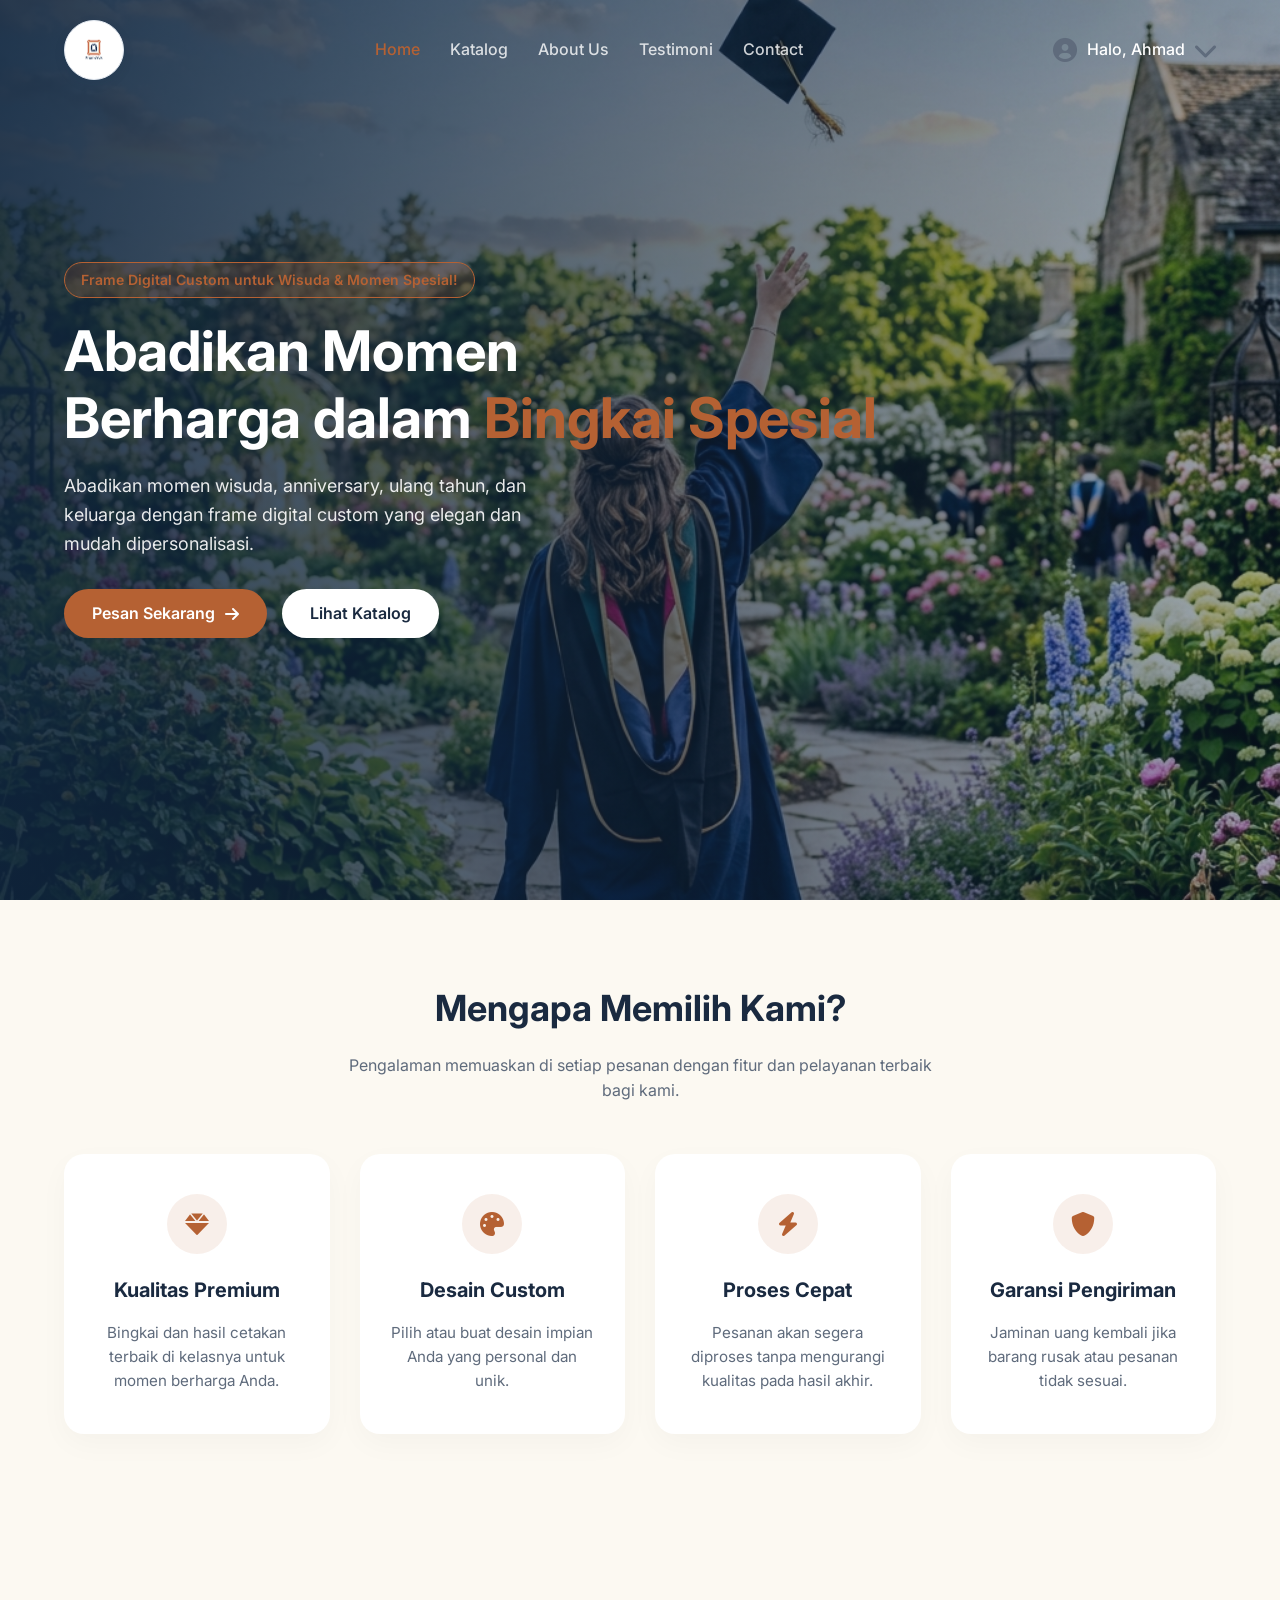
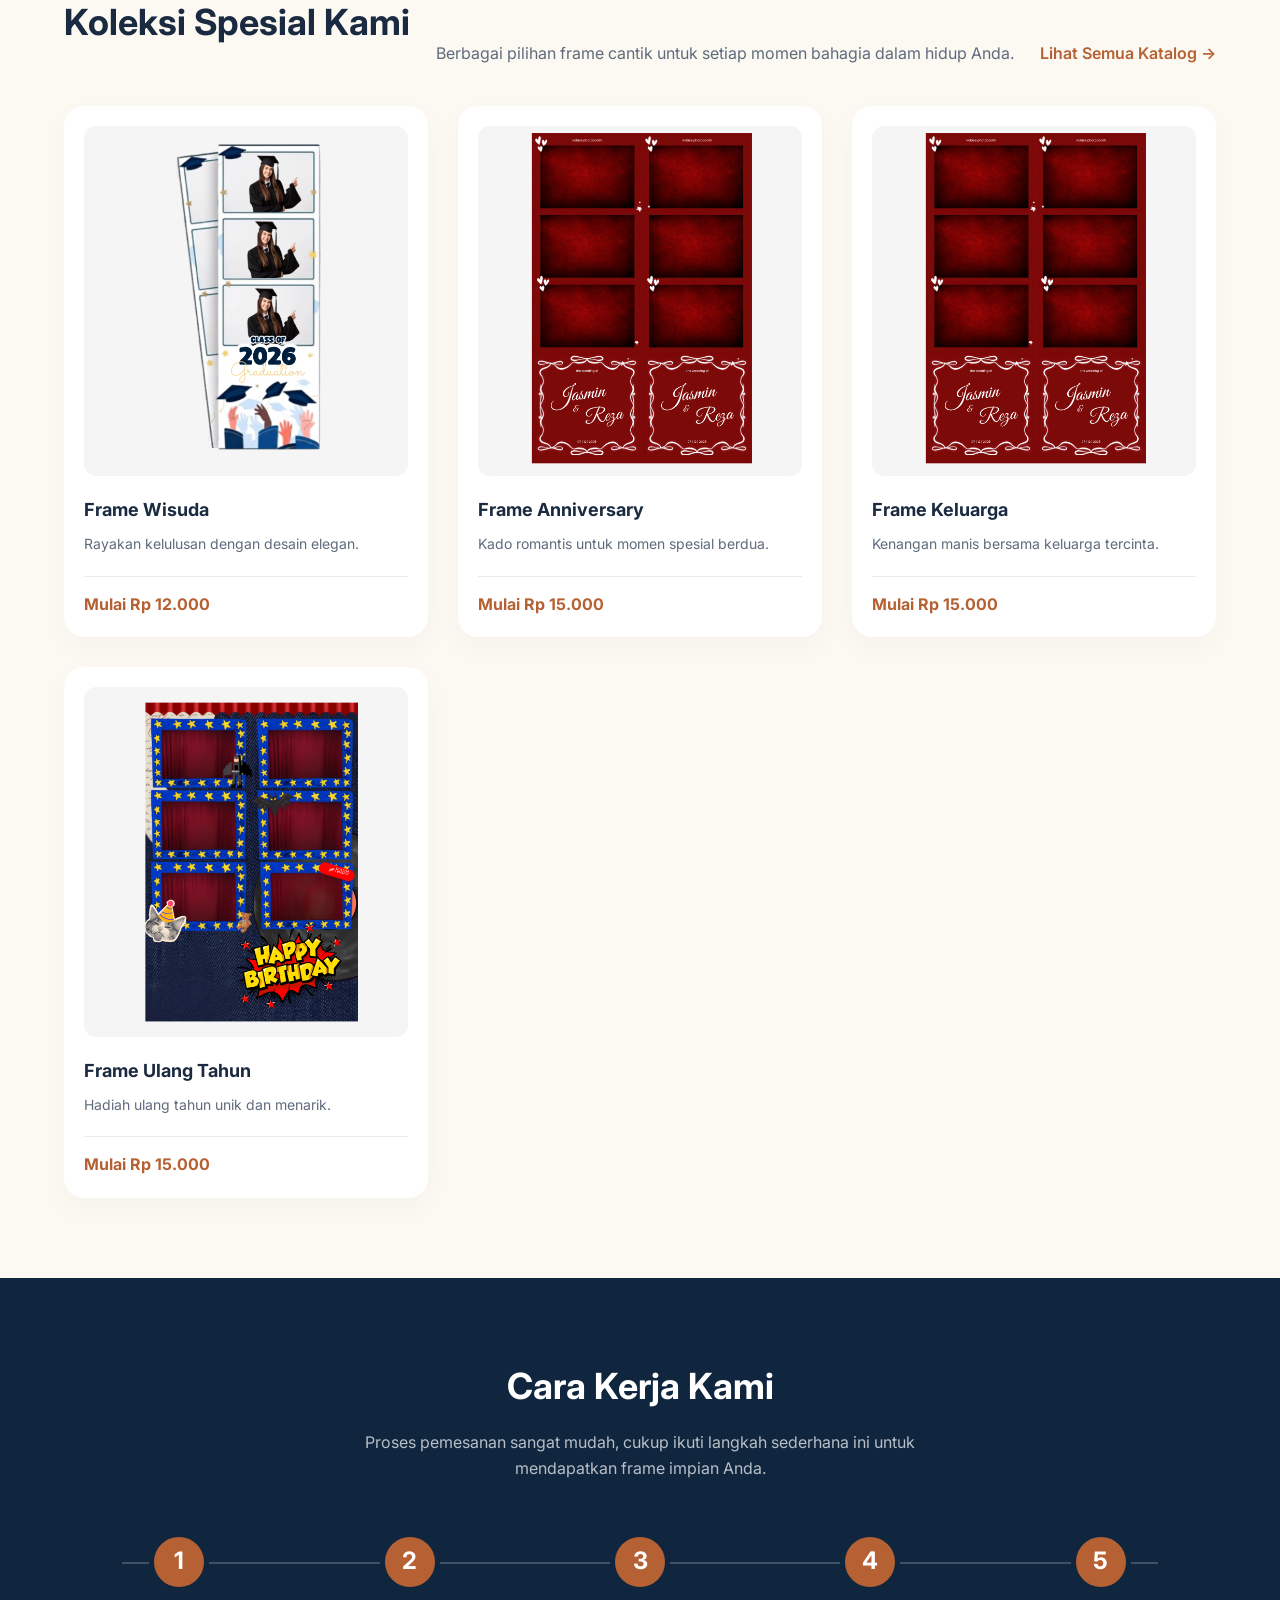
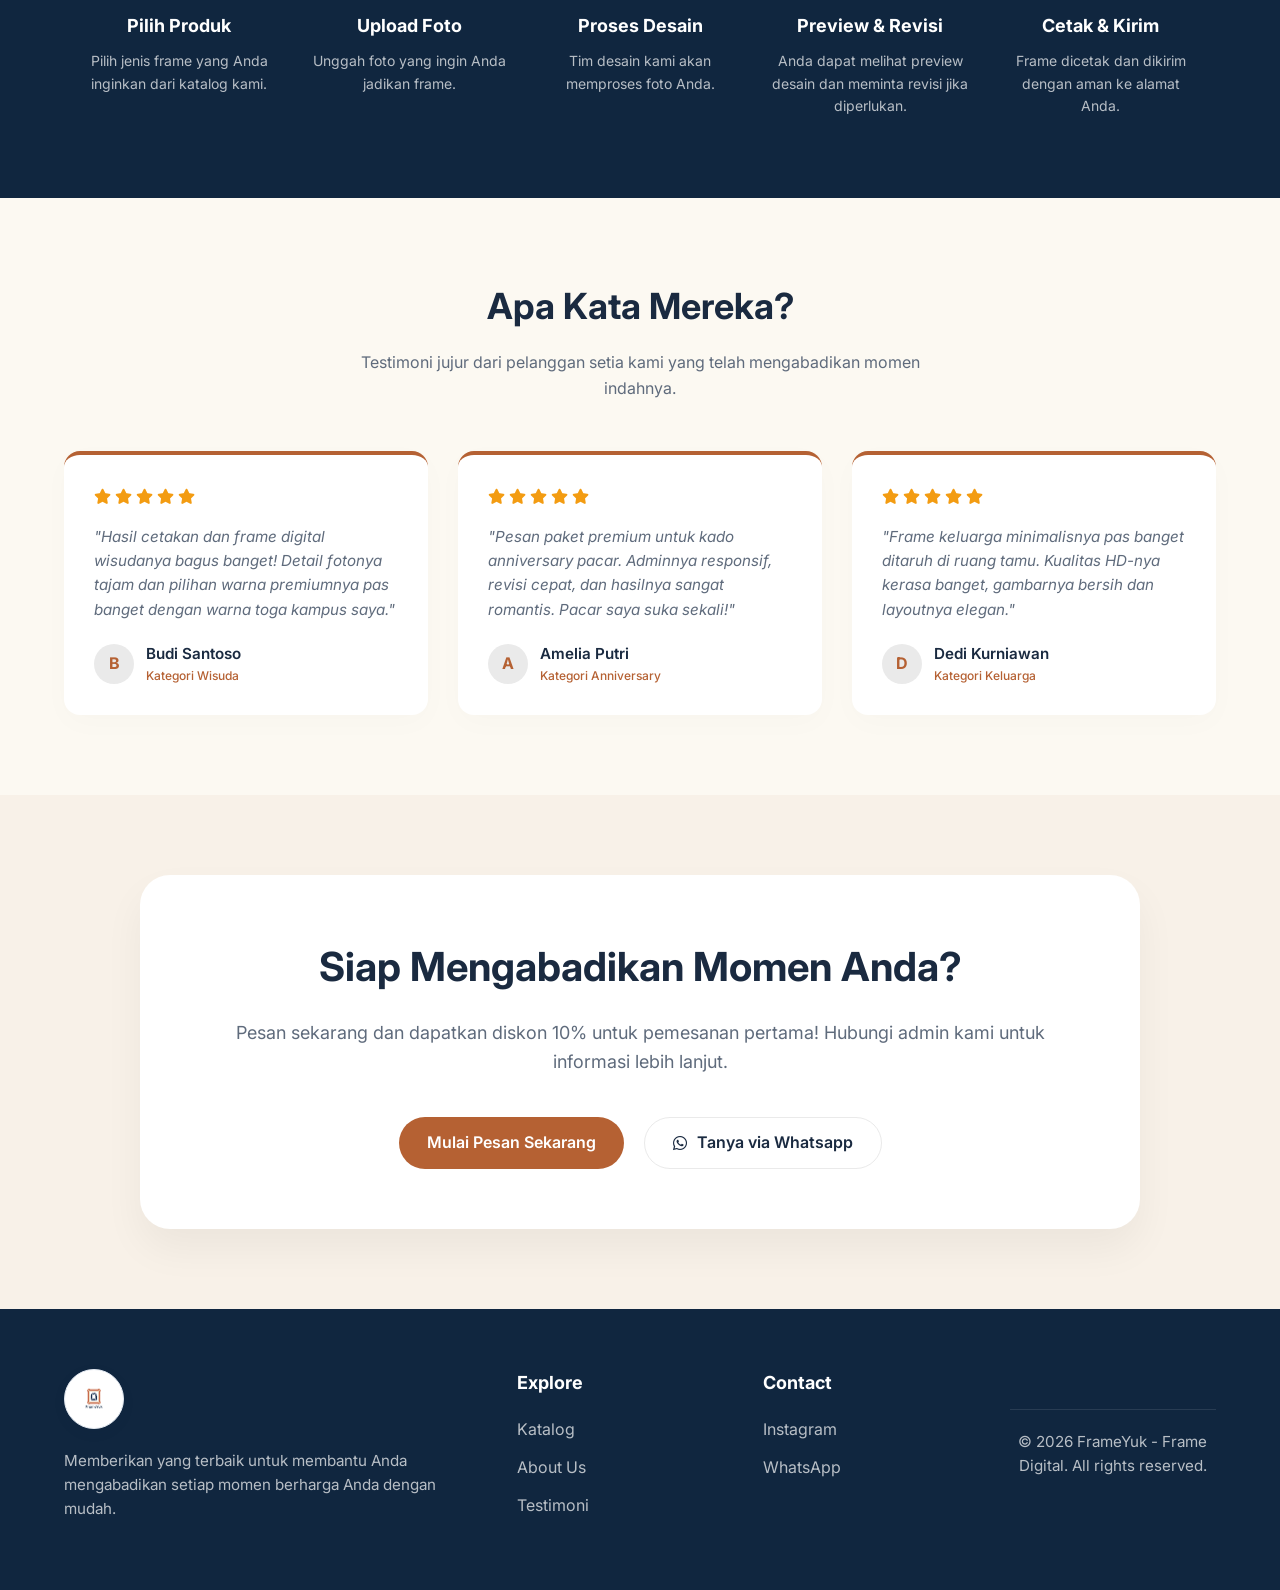
<file: index.html>
<!DOCTYPE html>
<html lang="id">
<head>
    <meta charset="UTF-8">
    <meta name="viewport" content="width=device-width, initial-scale=1.0">
    <title>FrameYuk - Abadikan Momen Berharga</title>
    <link rel="stylesheet" href="style.css">
    <link href="https://fonts.googleapis.com/css2?family=Inter:wght@300;400;500;600;700&display=swap" rel="stylesheet">
    <link rel="stylesheet" href="https://cdnjs.cloudflare.com/ajax/libs/font-awesome/6.0.0/css/all.min.css">
</head>
<body>

    <header>
        <nav class="navbar">
            <div class="logo">
                <img src="logo.png" alt="FrameYuk Logo" class="logo-img">
            </div>
            <ul class="nav-links">
                <li><a href="index.html" class="active">Home</a></li>
                <li><a href="katalog.html">Katalog</a></li>
                <li><a href="#about-us">About Us</a></li>
                <li><a href="#testimoni">Testimoni</a></li>
                <li><a href="#contact">Contact</a></li>
            </ul>
            <a href="login.html" class="btn-signin">Sign In</a>
        </nav>
    </header>

    <section class="hero">
        <div class="hero-overlay"></div>
        <div class="hero-content">
            <span class="badge">Frame Digital Custom untuk Wisuda & Momen Spesial!</span>
            <h1>Abadikan Momen <br>Berharga dalam <span>Bingkai Spesial</span></h1>
            <p>Abadikan momen wisuda, anniversary, ulang tahun, dan keluarga dengan frame digital custom yang elegan dan mudah dipersonalisasi.</p>
            <div class="hero-buttons">
                <a href="katalog.html" class="btn-primary">Pesan Sekarang <i class="fas fa-arrow-right"></i></a>
                <a href="katalog.html" class="btn-secondary">Lihat Katalog</a>
            </div>
        </div>
    </section>

    <section class="features">
        <div class="section-header">
            <h2>Mengapa Memilih Kami?</h2>
            <p>Pengalaman memuaskan di setiap pesanan dengan fitur dan pelayanan terbaik bagi kami.</p>
        </div>
        <div class="feature-grid">
            <div class="feature-card">
                <div class="icon"><i class="fas fa-gem"></i></div>
                <h3>Kualitas Premium</h3>
                <p>Bingkai dan hasil cetakan terbaik di kelasnya untuk momen berharga Anda.</p>
            </div>
            <div class="feature-card">
                <div class="icon"><i class="fas fa-palette"></i></div>
                <h3>Desain Custom</h3>
                <p>Pilih atau buat desain impian Anda yang personal dan unik.</p>
            </div>
            <div class="feature-card">
                <div class="icon"><i class="fas fa-bolt"></i></div>
                <h3>Proses Cepat</h3>
                <p>Pesanan akan segera diproses tanpa mengurangi kualitas pada hasil akhir.</p>
            </div>
            <div class="feature-card">
                <div class="icon"><i class="fas fa-shield-alt"></i></div>
                <h3>Garansi Pengiriman</h3>
                <p>Jaminan uang kembali jika barang rusak atau pesanan tidak sesuai.</p>
            </div>
        </div>
    </section>

    <section class="products">
        <div class="section-header">
            <h2>Koleksi Spesial Kami</h2>
            <p>Berbagai pilihan frame cantik untuk setiap momen bahagia dalam hidup Anda.</p>
            <a href="#" class="see-all">Lihat Semua Katalog →</a>
        </div>
        <div class="product-grid">
            <div class="product-card">
                <div class="image-wrapper">
                    <img src="frame_wisuda.png" alt="Frame Wisuda">
                </div>
                <h3>Frame Wisuda</h3>
                <p>Rayakan kelulusan dengan desain elegan.</p>
                <div class="card-footer">
                    <span class="price">Mulai Rp 45.000</span>
                </div>
            </div>
            <div class="product-card">
                <div class="image-wrapper">
                    <img src="frame_anniversary.png" alt="Frame Anniversary">
                </div>
                <h3>Frame Anniversary</h3>
                <p>Kado romantis untuk momen spesial berdua.</p>
                <div class="card-footer">
                    <span class="price">Mulai Rp 45.000</span>
                </div>
            </div>
            <div class="product-card">
                <div class="image-wrapper">
                    <img src="frame_anniversary.png" alt="Frame Keluarga">
                </div>
                <h3>Frame Keluarga</h3>
                <p>Kenangan manis bersama keluarga tercinta.</p>
                <div class="card-footer">
                    <span class="price">Mulai Rp 45.000</span>
                </div>
            </div>
            <div class="product-card">
                <div class="image-wrapper">
                    <img src="frame_birthday.png" alt="Frame Ulang Tahun">
                </div>
                <h3>Frame Ulang Tahun</h3>
                <p>Hadiah ulang tahun unik dan menarik.</p>
                <div class="card-footer">
                    <span class="price">Mulai Rp 45.000</span>
                </div>
            </div>
        </div>
    </section>

    <section class="how-it-works">
        <div class="section-header white">
            <h2>Cara Kerja Kami</h2>
            <p>Proses pemesanan sangat mudah, cukup ikuti langkah sederhana ini untuk mendapatkan frame impian Anda.</p>
        </div>
        <div class="steps-container">
            <div class="step">
                <div class="step-number">1</div>
                <h3>Pilih Produk</h3>
                <p>Pilih jenis frame yang Anda inginkan dari katalog kami.</p>
            </div>
            <div class="step">
                <div class="step-number">2</div>
                <h3>Upload Foto</h3>
                <p>Unggah foto yang ingin Anda jadikan frame.</p>
            </div>
            <div class="step">
                <div class="step-number">3</div>
                <h3>Proses Desain</h3>
                <p>Tim desain kami akan memproses foto Anda.</p>
            </div>
            <div class="step">
                <div class="step-number">4</div>
                <h3>Preview & Revisi</h3>
                <p>Anda dapat melihat preview desain dan meminta revisi jika diperlukan.</p>
            </div>
            <div class="step">
                <div class="step-number">5</div>
                <h3>Cetak & Kirim</h3>
                <p>Frame dicetak dan dikirim dengan aman ke alamat Anda.</p>
            </div>
        </div>
    </section>

    <!-- Testimonials Section -->
    <section id="testimoni-section" class="testimonials" style="padding: 80px 5%; background-color: var(--bg-color);">
        <div class="section-header">
            <h2>Apa Kata Mereka?</h2>
            <p>Testimoni jujur dari pelanggan setia kami yang telah mengabadikan momen indahnya.</p>
        </div>
        <div class="feature-grid" style="grid-template-columns: repeat(auto-fit, minmax(300px, 1fr)); max-width: 1200px; margin: 0 auto; gap: 30px;">
            <!-- Testimonial 1 -->
            <div class="testimoni-card">
                <div class="testimoni-stars">
                    <i class="fas fa-star"></i>
                    <i class="fas fa-star"></i>
                    <i class="fas fa-star"></i>
                    <i class="fas fa-star"></i>
                    <i class="fas fa-star"></i>
                </div>
                <p class="testimoni-quote">"Hasil cetakan dan frame digital wisudanya bagus banget! Detail fotonya tajam dan pilihan warna premiumnya pas banget dengan warna toga kampus saya."</p>
                <div class="testimoni-user">
                    <div class="testimoni-avatar">B</div>
                    <div>
                        <div class="testimoni-name">Budi Santoso</div>
                        <div class="testimoni-tag">Kategori Wisuda</div>
                    </div>
                </div>
            </div>
            
            <!-- Testimonial 2 -->
            <div class="testimoni-card">
                <div class="testimoni-stars">
                    <i class="fas fa-star"></i>
                    <i class="fas fa-star"></i>
                    <i class="fas fa-star"></i>
                    <i class="fas fa-star"></i>
                    <i class="fas fa-star"></i>
                </div>
                <p class="testimoni-quote">"Pesan paket premium untuk kado anniversary pacar. Adminnya responsif, revisi cepat, dan hasilnya sangat romantis. Pacar saya suka sekali!"</p>
                <div class="testimoni-user">
                    <div class="testimoni-avatar">A</div>
                    <div>
                        <div class="testimoni-name">Amelia Putri</div>
                        <div class="testimoni-tag">Kategori Anniversary</div>
                    </div>
                </div>
            </div>
            
            <!-- Testimonial 3 -->
            <div class="testimoni-card">
                <div class="testimoni-stars">
                    <i class="fas fa-star"></i>
                    <i class="fas fa-star"></i>
                    <i class="fas fa-star"></i>
                    <i class="fas fa-star"></i>
                    <i class="fas fa-star"></i>
                </div>
                <p class="testimoni-quote">"Frame keluarga minimalisnya pas banget ditaruh di ruang tamu. Kualitas HD-nya kerasa banget, gambarnya bersih dan layoutnya elegan."</p>
                <div class="testimoni-user">
                    <div class="testimoni-avatar">D</div>
                    <div>
                        <div class="testimoni-name">Dedi Kurniawan</div>
                        <div class="testimoni-tag">Kategori Keluarga</div>
                    </div>
                </div>
            </div>
        </div>
    </section>

    <section class="cta">
        <div class="cta-content">
            <h2>Siap Mengabadikan Momen Anda?</h2>
            <p>Pesan sekarang dan dapatkan diskon 10% untuk pemesanan pertama! Hubungi admin kami untuk informasi lebih lanjut.</p>
            <div class="cta-buttons">
                <a href="katalog.html" class="btn-primary">Mulai Pesan Sekarang</a>
                <a href="https://wa.link/y5v0hl" target="_blank" rel="noopener noreferrer" class="btn-outline-white"><i class="fab fa-whatsapp"></i> Tanya via Whatsapp</a>
            </div>
        </div>
    </section>

    <footer>
        <div class="footer-content">
            <div class="footer-col">
                <div class="logo">
                    <img src="logo.png" alt="FrameYuk Logo" class="logo-img">
                </div>
                <p>Memberikan yang terbaik untuk membantu Anda mengabadikan setiap momen berharga Anda dengan mudah.</p>
            </div>
            <div class="footer-col">
                <h3>Explore</h3>
                <ul>
                    <li><a href="#">Katalog</a></li>
                    <li><a href="#">About Us</a></li>
                    <li><a href="#">Testimoni</a></li>
                </ul>
            </div>
            <div class="footer-col">
                <h3>Contact</h3>
                <ul>
                    <li><a href="https://www.instagram.com/frameyuk?igsh=cjBxbWlwam8zbjgx" target="_blank" rel="noopener noreferrer">Instagram</a></li>
                    <li><a href="https://wa.link/y5v0hl" target="_blank" rel="noopener noreferrer">WhatsApp</a></li>
                </ul>
            </div>
            <div class="footer-col">
                <p class="copyright">&copy; 2026 FrameYuk - Frame Digital. All rights reserved.</p>
            </div>
        </div>
    </footer>

<script src="script.js"></script>
</body>
</html>
</file>
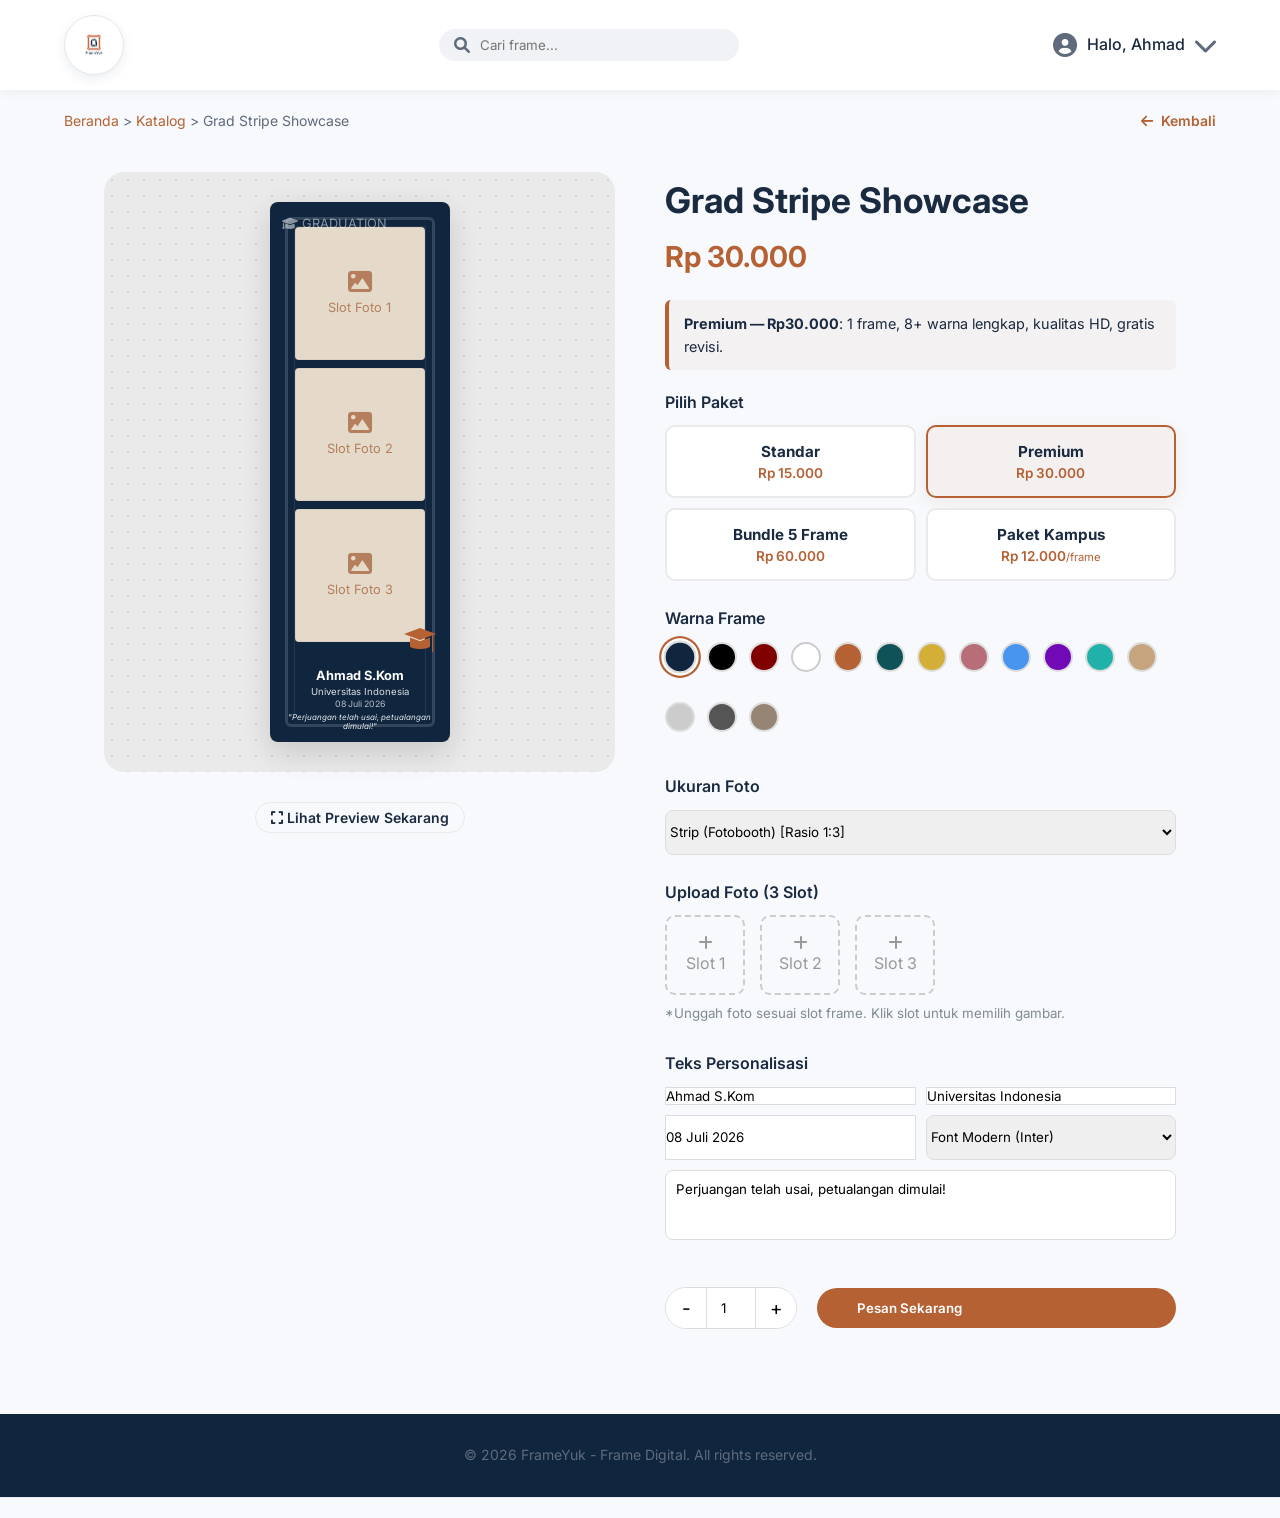
<file: detail.html>
<!DOCTYPE html>
<html lang="id">
<head>
    <meta charset="UTF-8">
    <meta name="viewport" content="width=device-width, initial-scale=1.0">
    <title>Detail Produk - FrameYuk</title>
    <link rel="stylesheet" href="style.css">
    <link href="https://fonts.googleapis.com/css2?family=Inter:wght@300;400;500;600;700&display=swap" rel="stylesheet">
    <link rel="stylesheet" href="https://cdnjs.cloudflare.com/ajax/libs/font-awesome/6.0.0/css/all.min.css">
</head>
<body class="bg-light">

    <!-- Top Navigation Bar -->
    <header class="navbar-top">
        <div class="nav-container">
            <a href="index.html" class="logo">
                <img src="logo.png" alt="FrameYuk Logo" class="logo-img">
            </a>
            <div class="search-bar">
                <i class="fas fa-search"></i>
                <input type="text" placeholder="Cari frame...">
            </div>
            <div class="user-profile">
                <div class="user-info">
                    <i class="fas fa-user-circle"></i>
                    <span>Halo, User</span>
                    <i class="fas fa-chevron-down"></i>
                </div>
                <div class="user-dropdown">
                    <ul>
                        <li><a href="profil.html"><i class="fas fa-user"></i> Profil</a></li>
                        <li><a href="pesanan.html"><i class="fas fa-shopping-bag"></i> Pesanan Saya</a></li>
                        <li><a href="#"><i class="fas fa-cog"></i> Pengaturan</a></li>
                        <li><a href="index.html" class="text-danger"><i class="fas fa-sign-out-alt"></i> Keluar</a></li>
                    </ul>
                </div>
            </div>
        </div>
    </header>

    <!-- Breadcrumb & Back -->
    <div class="breadcrumb">
        <div class="container" style="display:flex; justify-content:space-between; align-items:center; max-width: 1200px; margin: 0 auto;">
            <div>
                <a href="index.html">Beranda</a> &gt; <a href="katalog.html">Katalog</a> &gt; <span>Frame Detail</span>
            </div>
            <a href="katalog.html" style="color: var(--primary-color); text-decoration: none; font-weight: 600; display: inline-flex; align-items: center; gap: 8px;">
                <i class="fas fa-arrow-left"></i> Kembali
            </a>
        </div>
    </div>

    <!-- Product Detail Content -->
    <main class="container detail-container">
        <div class="detail-layout">
            <!-- Left: Image Gallery -->
            <div class="detail-gallery">
                <div class="main-image">
                    <img src="frame_wisuda.png" id="main-product-img" alt="Frame Wisuda 3 Slot" onerror="this.src='frame_wisuda.png';">
                </div>
                <div class="image-thumbnails">
                    <div class="thumbnail active"><img src="frame_wisuda.png" alt="Thumb"></div>
                    <div class="thumbnail"><img src="frame_wisuda.png" alt="Thumb"></div>
                </div>
                <div class="product-description-box">
                    <h4>Deskripsi Produk</h4>
                    <p>Frame elegan untuk momen wisuda Anda. Terdapat 3 slot foto yang bisa diisi. Bahan berkualitas tinggi dengan desain yang tak lekang oleh waktu.</p>
                </div>
            </div>

            <!-- Right: Product Info & Form -->
            <div class="detail-info">
                <h1 class="product-title">Frame Wisuda 3 Slot</h1>
                <div class="product-price">Rp 45.000</div>

                <div class="customization-form">
                    <div class="form-group">
                        <label>Warna Frame</label>
                        <div class="color-options">
                            <label class="color-radio">
                                <input type="radio" name="color" value="black">
                                <span class="color-swatch" style="background-color: #000;"></span>
                            </label>
                            <label class="color-radio">
                                <input type="radio" name="color" value="navy" checked>
                                <span class="color-swatch" style="background-color: #000080;"></span>
                            </label>
                            <label class="color-radio">
                                <input type="radio" name="color" value="maroon">
                                <span class="color-swatch" style="background-color: #800000;"></span>
                            </label>
                            <label class="color-radio">
                                <input type="radio" name="color" value="white">
                                <span class="color-swatch" style="background-color: #ffffff; border: 2px solid #ccc;"></span>
                            </label>
                        </div>
                    </div>

                    <div class="form-group">
                        <label>Upload Foto (3 Slot)</label>
                        <div class="upload-slots">
                            <div class="upload-box" id="slot1-box">
                                <i class="fas fa-plus"></i>
                                <span>Slot 1</span>
                                <input type="file" id="slot1-input" accept="image/*" style="display: none;">
                            </div>
                            <div class="upload-box" id="slot2-box">
                                <i class="fas fa-plus"></i>
                                <span>Slot 2</span>
                                <input type="file" id="slot2-input" accept="image/*" style="display: none;">
                            </div>
                            <div class="upload-box" id="slot3-box">
                                <i class="fas fa-plus"></i>
                                <span>Slot 3</span>
                                <input type="file" id="slot3-input" accept="image/*" style="display: none;">
                            </div>
                        </div>
                        <small class="text-muted">*Pastikan resolusi foto cukup besar agar hasil cetak maksimal.</small>
                    </div>

                    <div class="form-group action-group">
                        <div class="quantity-control">
                            <button type="button" class="qty-btn" id="qty-minus">-</button>
                            <input type="number" id="qty-number" value="1" min="1" class="qty-input">
                            <button type="button" class="qty-btn" id="qty-plus">+</button>
                        </div>
                        <a href="pesanan.html" id="btn-order" class="btn-primary btn-large">Pesan Sekarang</a>
                    </div>
                </div>
            </div>
        </div>
    </main>

    <!-- Simple Footer -->
    <footer class="footer-simple">
        <p>&copy; 2026 FrameYuk - Frame Digital. All rights reserved.</p>
    </footer>

    <script>
        document.addEventListener('DOMContentLoaded', function() {
            // Script for changing quantity
            const qtyInput = document.getElementById('qty-number');
            const btnMinus = document.getElementById('qty-minus');
            const btnPlus = document.getElementById('qty-plus');
            
            if (btnMinus && btnPlus && qtyInput) {
                btnMinus.addEventListener('click', () => {
                    let val = parseInt(qtyInput.value);
                    if (val > 1) qtyInput.value = val - 1;
                });
                
                btnPlus.addEventListener('click', () => {
                    let val = parseInt(qtyInput.value);
                    qtyInput.value = val + 1;
                });
            }

            // Script for changing image color via changing image source
            const colorRadios = document.querySelectorAll('input[name="color"]');
            const mainImage = document.getElementById('main-product-img');
            
            if (mainImage) {
                colorRadios.forEach(radio => {
                    radio.addEventListener('change', (e) => {
                        const color = e.target.value;
                        if (color === 'navy') {
                            mainImage.src = 'frame_wisuda.png';
                        } else {
                            mainImage.src = `frame_wisuda_${color}.png`;
                        }
                    });
                });
            }

            // Script for handling photo uploads in slots
            for (let i = 1; i <= 3; i++) {
                const box = document.getElementById(`slot${i}-box`);
                const input = document.getElementById(`slot${i}-input`);

                if (box && input) {
                    // Klik box untuk trigger input file
                    box.addEventListener('click', () => {
                        input.click();
                    });

                    // Ketika file dipilih, tampilkan preview-nya
                    input.addEventListener('change', function(e) {
                        const file = e.target.files[0];
                        if (file) {
                            const reader = new FileReader();
                            reader.onload = function(e) {
                                box.innerHTML = `<img src="${e.target.result}" style="width: 100%; height: 100%; object-fit: cover; border-radius: 8px;">`;
                                box.style.border = 'none'; // hilangkan garis putus-putus
                            }
                            reader.readAsDataURL(file);
                        }
                    });
                }
            }

            // Script for order placement
            const btnOrder = document.getElementById('btn-order');
            if (btnOrder && qtyInput) {
                btnOrder.addEventListener('click', (e) => {
                    // Read color
                    const activeColorRadio = document.querySelector('input[name="color"]:checked');
                    const colorMap = {
                        'navy': 'Navy',
                        'black': 'Hitam',
                        'maroon': 'Maroon',
                        'white': 'Putih'
                    };
                    const colorName = activeColorRadio ? (colorMap[activeColorRadio.value] || 'Navy') : 'Navy';
                    
                    // Read quantity
                    const qty = parseInt(qtyInput.value) || 1;
                    
                    // Calculate total
                    const pricePerItem = 45000;
                    const total = pricePerItem * qty;
                    
                    // Check if photos are uploaded
                    let photosCount = 0;
                    for (let i = 1; i <= 3; i++) {
                        const box = document.getElementById(`slot${i}-box`);
                        if (box && box.querySelector('img')) {
                            photosCount++;
                        }
                    }
                    
                    // Store order info in localStorage
                    localStorage.setItem('pending_order_active', 'true');
                    localStorage.setItem('pending_order_color', colorName);
                    localStorage.setItem('pending_order_qty', qty);
                    localStorage.setItem('pending_order_total', total);
                    localStorage.setItem('pending_order_photos_count', photosCount);
                    localStorage.setItem('order_FY00123_status', 'unpaid'); // reset status to unpaid
                });
            }
        });
    </script>
    <script src="script.js"></script>
</body>
</html>
</file>
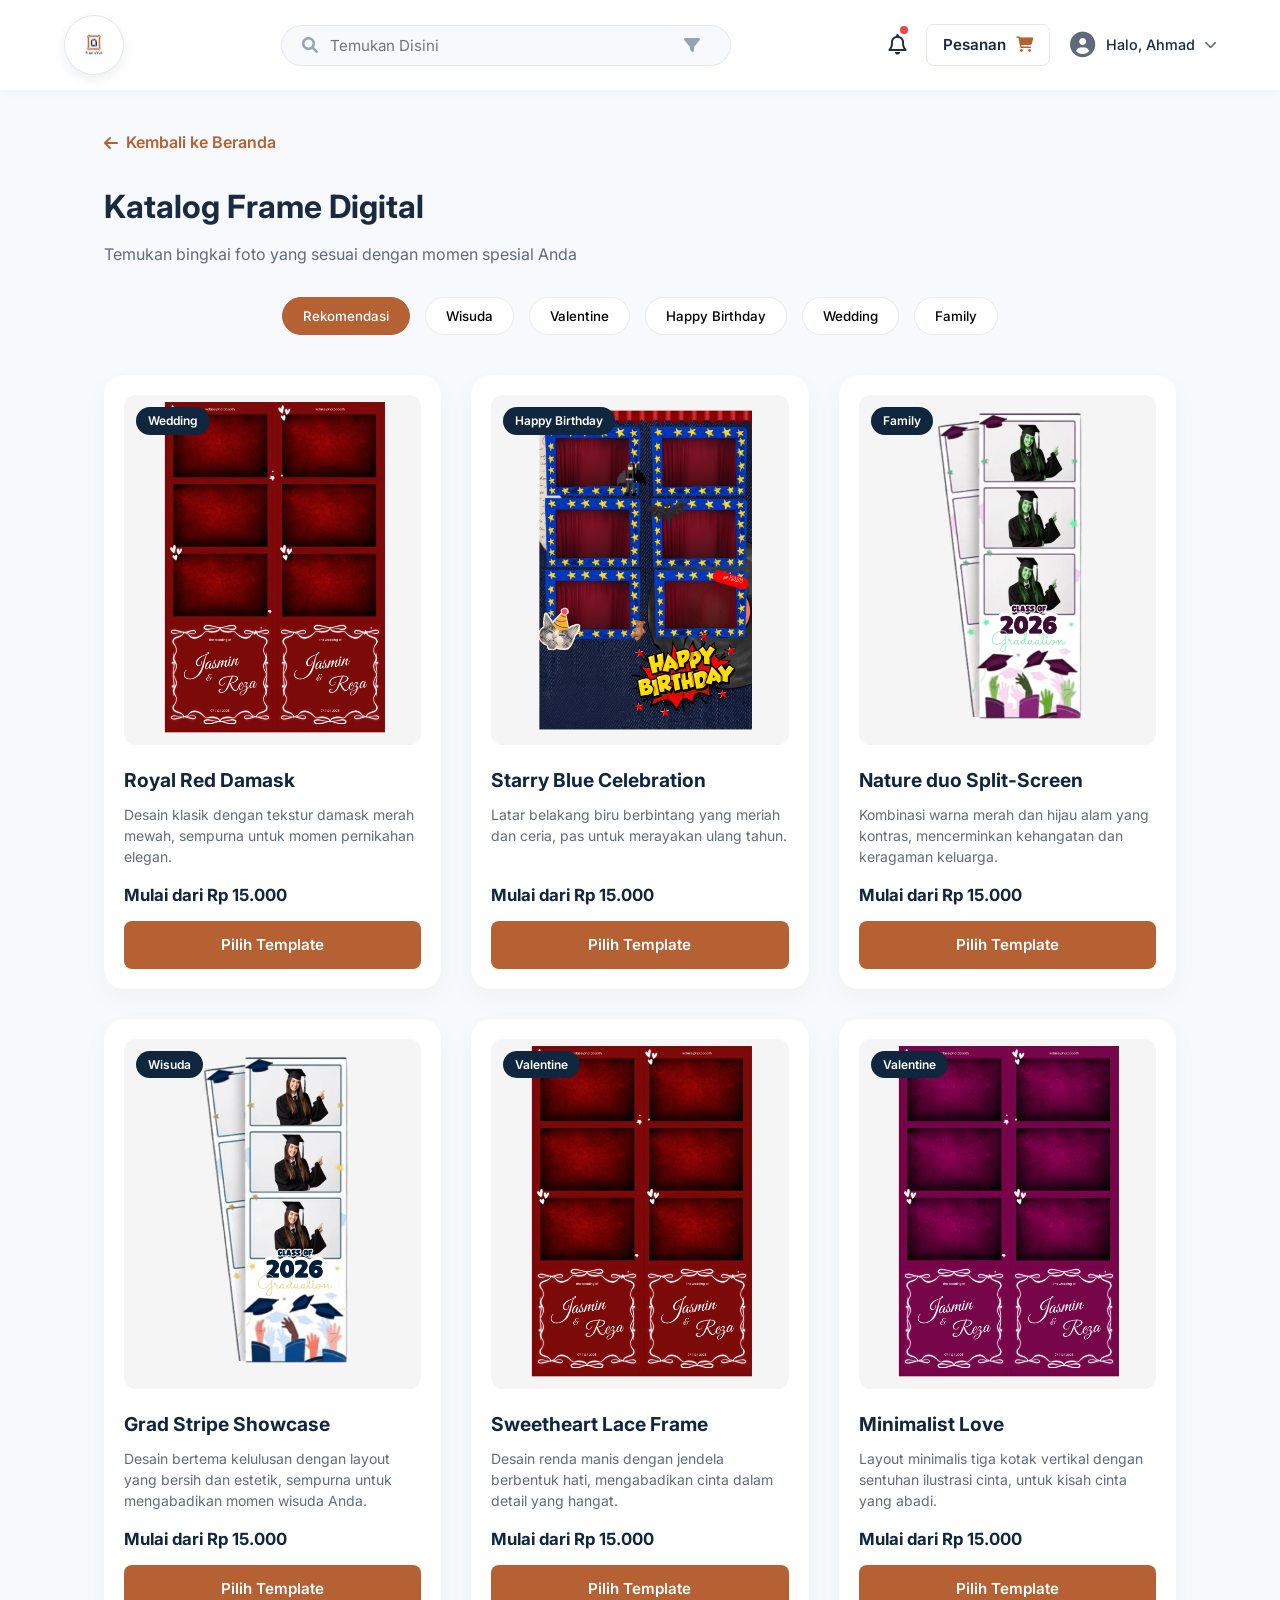
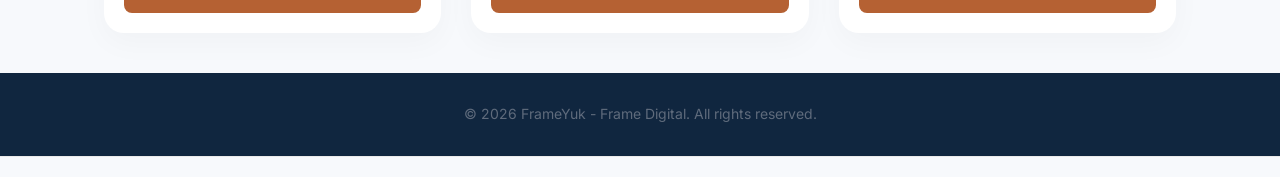
<file: katalog.html>
<!DOCTYPE html>
<html lang="id">
<head>
    <meta charset="UTF-8">
    <meta name="viewport" content="width=device-width, initial-scale=1.0">
    <title>Katalog - FrameYuk</title>
    <link rel="stylesheet" href="style.css">
    <link href="https://fonts.googleapis.com/css2?family=Inter:wght@300;400;500;600;700&display=swap" rel="stylesheet">
    <link rel="stylesheet" href="https://cdnjs.cloudflare.com/ajax/libs/font-awesome/6.0.0/css/all.min.css">
</head>
<body class="bg-light">

    <!-- Top Navigation Bar -->
    <header class="navbar-top" style="padding: 15px 5%; background: var(--white); box-shadow: 0 2px 10px rgba(0,0,0,0.03);">
        <div class="nav-container" style="max-width: 1200px; margin: 0 auto; display: flex; justify-content: space-between; align-items: center; width: 100%;">
            <!-- Logo -->
            <a href="index.html" class="logo">
                <img src="logo.png" alt="FrameYuk Logo" class="logo-img">
            </a>
            
            <!-- Search Bar -->
            <div class="search-bar" style="display: flex; align-items: center; background-color: #f7f9fc; padding: 10px 20px; border-radius: 50px; width: 450px; border: 1px solid #e2e8f0; position: relative;">
                <i class="fas fa-search" style="color: #94a3b8; margin-right: 12px; font-size: 1rem;"></i>
                <input type="text" placeholder="Temukan Disini" style="border: none; background: transparent; outline: none; width: 100%; font-size: 0.95rem; color: var(--text-dark);">
                <i class="fas fa-filter" style="color: #94a3b8; cursor: pointer; margin-left: 12px;"></i>
            </div>
            
            <!-- Right Actions (Bell, Cart/Pesanan, Profile) -->
            <div style="display: flex; align-items: center; gap: 20px;">
                <!-- Bell Icon -->
                <a href="notifikasi.html" style="position: relative; color: var(--text-dark); font-size: 1.3rem;">
                    <i class="far fa-bell"></i>
                    <span style="position: absolute; top: -2px; right: -2px; width: 8px; height: 8px; background-color: #ef4444; border-radius: 50%;"></span>
                </a>
                
                <!-- Pesanan Button -->
                <a href="pesanan.html" class="btn-pesanan-cart" style="background-color: var(--white); color: var(--text-dark); border: 1.5px solid #e2e8f0; border-radius: 8px; padding: 8px 16px; font-weight: 600; font-size: 0.95rem; display: flex; align-items: center; gap: 10px; transition: all 0.2s;">
                    <span>Pesanan</span>
                    <i class="fas fa-shopping-cart" style="color: var(--primary-color);"></i>
                </a>
                
                <!-- User profile greeting dropdown -->
                <div class="user-profile">
                    <div class="user-info" style="display: flex; align-items: center; gap: 10px; cursor: pointer;">
                        <i class="fas fa-user-circle" style="font-size: 1.6rem; color: var(--text-light);"></i>
                        <span style="font-weight: 500; font-size: 0.9rem; color: var(--text-dark);">Halo, User</span>
                        <i class="fas fa-chevron-down" style="font-size: 0.8rem; color: var(--text-light);"></i>
                    </div>
                    <div class="user-dropdown">
                        <ul>
                            <li><a href="profil.html"><i class="fas fa-user"></i> Profil</a></li>
                            <li><a href="pesanan.html"><i class="fas fa-shopping-bag"></i> Pesanan Saya</a></li>
                            <li><a href="notifikasi.html"><i class="fas fa-bell"></i> Notifikasi</a></li>
                            <li><a href="#" class="text-danger" id="logout-btn"><i class="fas fa-sign-out-alt"></i> Keluar</a></li>
                        </ul>
                    </div>
                </div>
            </div>
        </div>
    </header>

    <!-- Catalog Content -->
    <main class="katalog-container">
        <!-- Back to Home Link -->
        <a href="index.html" style="color: var(--primary-color); text-decoration: none; font-weight: 600; display: inline-flex; align-items: center; gap: 8px; margin-bottom: 25px;">
            <i class="fas fa-arrow-left"></i> Kembali ke Beranda
        </a>

        <div class="page-header" style="text-align: left; margin-bottom: 30px;">
            <h1 style="font-size: 2rem; margin-bottom: 10px;">Katalog Frame Digital</h1>
            <p style="color: var(--text-light);">Temukan bingkai foto yang sesuai dengan momen spesial Anda</p>
        </div>

        <div class="filter-tabs">
            <button class="filter-btn active" data-filter="semua">Rekomendasi</button>
            <button class="filter-btn" data-filter="wisuda">Wisuda</button>
            <button class="filter-btn" data-filter="valentine">Valentine</button>
            <button class="filter-btn" data-filter="ulang-tahun">Happy Birthday</button>
            <button class="filter-btn" data-filter="wedding">Wedding</button>
            <button class="filter-btn" data-filter="keluarga">Family</button>
        </div>

        <div class="product-grid katalog-grid" style="grid-template-columns: repeat(auto-fit, minmax(320px, 1fr)); gap: 30px;">
            <!-- Card 1: Royal Red Damask -->
            <div class="product-card" data-category="wedding" style="display: flex; flex-direction: column; justify-content: space-between; height: 100%;">
                <div>
                    <div class="image-wrapper" style="position: relative;">
                        <span style="position: absolute; top: 12px; left: 12px; background-color: var(--navy); color: var(--white); padding: 4px 12px; border-radius: 50px; font-size: 0.75rem; font-weight: 600; z-index: 5;">Wedding</span>
                        <img src="frame_anniversary.png" alt="Royal Red Damask" style="width: 100%; height: 100%; object-fit: contain;">
                    </div>
                    <h3 style="font-weight: 700; color: var(--navy); font-size: 1.2rem; margin-bottom: 8px;">Royal Red Damask</h3>
                    <p style="color: var(--text-light); font-size: 0.875rem; line-height: 1.5; margin-bottom: 15px;">Desain klasik dengan tekstur damask merah mewah, sempurna untuk momen pernikahan elegan.</p>
                </div>
                <div class="card-footer" style="border-top: none; padding-top: 0; display: flex; flex-direction: column; align-items: flex-start; gap: 12px; width: 100%;">
                    <span class="price" style="font-weight: 700; color: var(--navy); font-size: 1.05rem;">Mulai dari Rp 15.000</span>
                    <a href="detail.html?id=royal-red-damask" class="btn-primary" style="width: 100%; justify-content: center; padding: 12px 0; border-radius: 8px; font-weight: 600; font-size: 0.95rem; text-align: center;">Pilih Template</a>
                </div>
            </div>

            <!-- Card 2: Starry Blue Celebration -->
            <div class="product-card" data-category="ulang-tahun" style="display: flex; flex-direction: column; justify-content: space-between; height: 100%;">
                <div>
                    <div class="image-wrapper" style="position: relative;">
                        <span style="position: absolute; top: 12px; left: 12px; background-color: var(--navy); color: var(--white); padding: 4px 12px; border-radius: 50px; font-size: 0.75rem; font-weight: 600; z-index: 5;">Happy Birthday</span>
                        <img src="frame_birthday.png" alt="Starry Blue Celebration" style="width: 100%; height: 100%; object-fit: contain;">
                    </div>
                    <h3 style="font-weight: 700; color: var(--navy); font-size: 1.2rem; margin-bottom: 8px;">Starry Blue Celebration</h3>
                    <p style="color: var(--text-light); font-size: 0.875rem; line-height: 1.5; margin-bottom: 15px;">Latar belakang biru berbintang yang meriah dan ceria, pas untuk merayakan ulang tahun.</p>
                </div>
                <div class="card-footer" style="border-top: none; padding-top: 0; display: flex; flex-direction: column; align-items: flex-start; gap: 12px; width: 100%;">
                    <span class="price" style="font-weight: 700; color: var(--navy); font-size: 1.05rem;">Mulai dari Rp 15.000</span>
                    <a href="detail.html?id=starry-blue-celebration" class="btn-primary" style="width: 100%; justify-content: center; padding: 12px 0; border-radius: 8px; font-weight: 600; font-size: 0.95rem; text-align: center;">Pilih Template</a>
                </div>
            </div>

            <!-- Card 3: Nature duo Split-Screen -->
            <div class="product-card" data-category="keluarga" style="display: flex; flex-direction: column; justify-content: space-between; height: 100%;">
                <div>
                    <div class="image-wrapper" style="position: relative;">
                        <span style="position: absolute; top: 12px; left: 12px; background-color: var(--navy); color: var(--white); padding: 4px 12px; border-radius: 50px; font-size: 0.75rem; font-weight: 600; z-index: 5;">Family</span>
                        <img src="frame_wisuda.png" alt="Nature duo Split-Screen" style="width: 100%; height: 100%; object-fit: contain; filter: hue-rotate(90deg);">
                    </div>
                    <h3 style="font-weight: 700; color: var(--navy); font-size: 1.2rem; margin-bottom: 8px;">Nature duo Split-Screen</h3>
                    <p style="color: var(--text-light); font-size: 0.875rem; line-height: 1.5; margin-bottom: 15px;">Kombinasi warna merah dan hijau alam yang kontras, mencerminkan kehangatan dan keragaman keluarga.</p>
                </div>
                <div class="card-footer" style="border-top: none; padding-top: 0; display: flex; flex-direction: column; align-items: flex-start; gap: 12px; width: 100%;">
                    <span class="price" style="font-weight: 700; color: var(--navy); font-size: 1.05rem;">Mulai dari Rp 15.000</span>
                    <a href="detail.html?id=nature-duo-split-screen" class="btn-primary" style="width: 100%; justify-content: center; padding: 12px 0; border-radius: 8px; font-weight: 600; font-size: 0.95rem; text-align: center;">Pilih Template</a>
                </div>
            </div>

            <!-- Card 4: Grad Stripe Showcase -->
            <div class="product-card" data-category="wisuda" style="display: flex; flex-direction: column; justify-content: space-between; height: 100%;">
                <div>
                    <div class="image-wrapper" style="position: relative;">
                        <span style="position: absolute; top: 12px; left: 12px; background-color: var(--navy); color: var(--white); padding: 4px 12px; border-radius: 50px; font-size: 0.75rem; font-weight: 600; z-index: 5;">Wisuda</span>
                        <img src="frame_wisuda.png" alt="Grad Stripe Showcase" style="width: 100%; height: 100%; object-fit: contain;">
                    </div>
                    <h3 style="font-weight: 700; color: var(--navy); font-size: 1.2rem; margin-bottom: 8px;">Grad Stripe Showcase</h3>
                    <p style="color: var(--text-light); font-size: 0.875rem; line-height: 1.5; margin-bottom: 15px;">Desain bertema kelulusan dengan layout yang bersih dan estetik, sempurna untuk mengabadikan momen wisuda Anda.</p>
                </div>
                <div class="card-footer" style="border-top: none; padding-top: 0; display: flex; flex-direction: column; align-items: flex-start; gap: 12px; width: 100%;">
                    <span class="price" style="font-weight: 700; color: var(--navy); font-size: 1.05rem;">Mulai dari Rp 15.000</span>
                    <a href="detail.html?id=grad-stripe-showcase" class="btn-primary" style="width: 100%; justify-content: center; padding: 12px 0; border-radius: 8px; font-weight: 600; font-size: 0.95rem; text-align: center;">Pilih Template</a>
                </div>
            </div>

            <!-- Card 5: Sweetheart Lace Frame -->
            <div class="product-card" data-category="valentine" style="display: flex; flex-direction: column; justify-content: space-between; height: 100%;">
                <div>
                    <div class="image-wrapper" style="position: relative;">
                        <span style="position: absolute; top: 12px; left: 12px; background-color: var(--navy); color: var(--white); padding: 4px 12px; border-radius: 50px; font-size: 0.75rem; font-weight: 600; z-index: 5;">Valentine</span>
                        <img src="frame_anniversary.png" alt="Sweetheart Lace Frame" style="width: 100%; height: 100%; object-fit: contain;">
                    </div>
                    <h3 style="font-weight: 700; color: var(--navy); font-size: 1.2rem; margin-bottom: 8px;">Sweetheart Lace Frame</h3>
                    <p style="color: var(--text-light); font-size: 0.875rem; line-height: 1.5; margin-bottom: 15px;">Desain renda manis dengan jendela berbentuk hati, mengabadikan cinta dalam detail yang hangat.</p>
                </div>
                <div class="card-footer" style="border-top: none; padding-top: 0; display: flex; flex-direction: column; align-items: flex-start; gap: 12px; width: 100%;">
                    <span class="price" style="font-weight: 700; color: var(--navy); font-size: 1.05rem;">Mulai dari Rp 15.000</span>
                    <a href="detail.html?id=sweetheart-lace-frame" class="btn-primary" style="width: 100%; justify-content: center; padding: 12px 0; border-radius: 8px; font-weight: 600; font-size: 0.95rem; text-align: center;">Pilih Template</a>
                </div>
            </div>

            <!-- Card 6: Minimalist Love -->
            <div class="product-card" data-category="valentine" style="display: flex; flex-direction: column; justify-content: space-between; height: 100%;">
                <div>
                    <div class="image-wrapper" style="position: relative;">
                        <span style="position: absolute; top: 12px; left: 12px; background-color: var(--navy); color: var(--white); padding: 4px 12px; border-radius: 50px; font-size: 0.75rem; font-weight: 600; z-index: 5;">Valentine</span>
                        <img src="frame_anniversary.png" alt="Minimalist Love" style="width: 100%; height: 100%; object-fit: contain; filter: hue-rotate(320deg);">
                    </div>
                    <h3 style="font-weight: 700; color: var(--navy); font-size: 1.2rem; margin-bottom: 8px;">Minimalist Love</h3>
                    <p style="color: var(--text-light); font-size: 0.875rem; line-height: 1.5; margin-bottom: 15px;">Layout minimalis tiga kotak vertikal dengan sentuhan ilustrasi cinta, untuk kisah cinta yang abadi.</p>
                </div>
                <div class="card-footer" style="border-top: none; padding-top: 0; display: flex; flex-direction: column; align-items: flex-start; gap: 12px; width: 100%;">
                    <span class="price" style="font-weight: 700; color: var(--navy); font-size: 1.05rem;">Mulai dari Rp 15.000</span>
                    <a href="detail.html?id=minimalist-love" class="btn-primary" style="width: 100%; justify-content: center; padding: 12px 0; border-radius: 8px; font-weight: 600; font-size: 0.95rem; text-align: center;">Pilih Template</a>
                </div>
            </div>
        </div>
    </main>

    <!-- Simple Footer for internal pages -->
    <footer class="footer-simple">
        <p>&copy; 2026 FrameYuk - Frame Digital. All rights reserved.</p>
    </footer>

    <script>
        document.addEventListener('DOMContentLoaded', function() {
            const filterBtns = document.querySelectorAll('.filter-btn');
            const productCards = document.querySelectorAll('.product-card');

            filterBtns.forEach(btn => {
                btn.addEventListener('click', () => {
                    // Remove active class from all buttons
                    filterBtns.forEach(b => b.classList.remove('active'));
                    // Add active class to clicked button
                    btn.classList.add('active');

                    const filterValue = btn.getAttribute('data-filter');

                    // Filter products
                    productCards.forEach(card => {
                        if (filterValue === 'semua' || card.getAttribute('data-category') === filterValue) {
                            card.style.display = 'block';
                        } else {
                            card.style.display = 'none';
                        }
                    });
                });
            });
        });
    </script>
    <script src="script.js"></script>
</body>
</html>
</file>
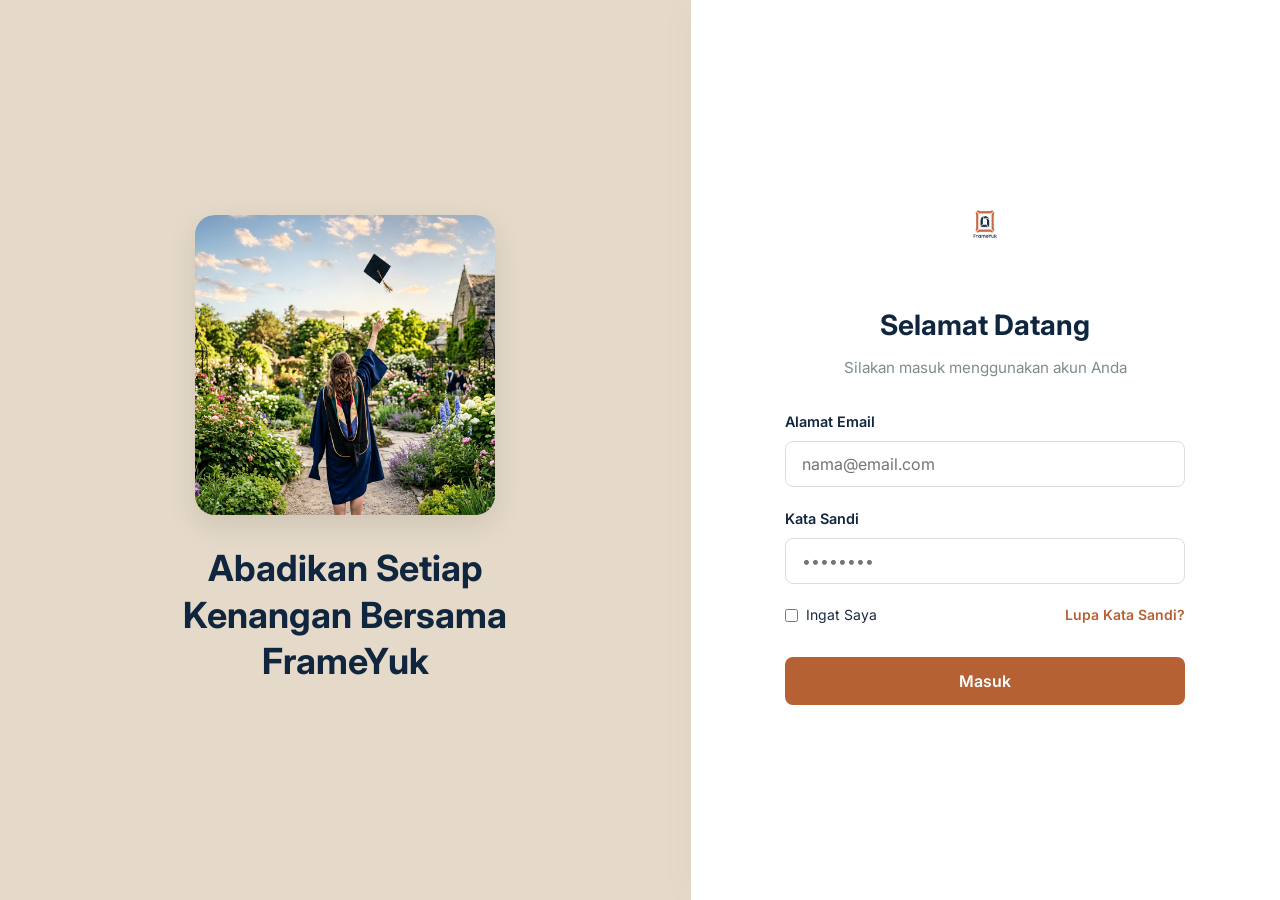
<file: login.html>
<!DOCTYPE html>
<html lang="id">
<head>
    <meta charset="UTF-8">
    <meta name="viewport" content="width=device-width, initial-scale=1.0">
    <title>Sign In - FrameYuk</title>
    <link rel="stylesheet" href="style.css">
    <link href="https://fonts.googleapis.com/css2?family=Inter:wght@300;400;500;600;700&display=swap" rel="stylesheet">
    <link rel="stylesheet" href="https://cdnjs.cloudflare.com/ajax/libs/font-awesome/6.0.0/css/all.min.css">
    <style>
        body {
            margin: 0;
            padding: 0;
            font-family: 'Inter', sans-serif;
            background-color: #f7f9fc;
            display: flex;
            height: 100vh;
            overflow: hidden;
        }
        .login-container {
            display: flex;
            width: 100%;
            height: 100%;
        }
        /* Left Panel - Hero Branding */
        .login-hero {
            flex: 1.2;
            background-color: #e5dac9;
            display: flex;
            flex-direction: column;
            justify-content: center;
            align-items: center;
            padding: 40px;
            color: #10263f;
            text-align: center;
        }
        .login-hero img {
            width: 300px;
            height: 300px;
            object-fit: cover;
            border-radius: 20px;
            margin-bottom: 30px;
            box-shadow: 0 10px 30px rgba(0,0,0,0.1);
        }
        .login-hero h1 {
            font-size: 2.25rem;
            font-weight: 700;
            max-width: 400px;
            line-height: 1.3;
        }
        /* Right Panel - Form */
        .login-form-panel {
            flex: 1;
            background-color: #ffffff;
            display: flex;
            flex-direction: column;
            justify-content: center;
            align-items: center;
            padding: 40px;
            box-shadow: -10px 0 30px rgba(0,0,0,0.02);
        }
        .login-box {
            width: 100%;
            max-width: 400px;
        }
        .login-logo {
            text-align: center;
            margin-bottom: 40px;
        }
        .login-logo img {
            height: 60px;
        }
        .login-box h2 {
            font-size: 1.75rem;
            color: #10263f;
            margin-bottom: 8px;
            text-align: center;
        }
        .login-subtitle {
            color: #7f8c8d;
            text-align: center;
            margin-bottom: 30px;
            font-size: 0.95rem;
        }
        .form-group {
            margin-bottom: 20px;
            text-align: left;
        }
        .form-group label {
            display: block;
            margin-bottom: 8px;
            font-weight: 600;
            color: #10263f;
            font-size: 0.9rem;
        }
        .form-input {
            width: 100%;
            padding: 12px 16px;
            border: 1px solid #ddd;
            border-radius: 8px;
            outline: none;
            font-size: 1rem;
            transition: border-color 0.3s;
        }
        .form-input:focus {
            border-color: #b56133;
        }
        .form-options {
            display: flex;
            justify-content: space-between;
            align-items: center;
            margin-bottom: 30px;
            font-size: 0.875rem;
        }
        .remember-me {
            display: flex;
            align-items: center;
            gap: 8px;
            cursor: pointer;
        }
        .forgot-pw {
            color: #b56133;
            font-weight: 600;
        }
        .forgot-pw:hover {
            text-decoration: underline;
        }
        .btn-login {
            display: block;
            width: 100%;
            background-color: #b56133;
            color: #ffffff;
            border: none;
            padding: 14px;
            border-radius: 8px;
            font-size: 1rem;
            font-weight: 600;
            cursor: pointer;
            transition: background-color 0.3s;
            text-align: center;
        }
        .btn-login:hover {
            background-color: #9c4f26;
        }
        @media (max-width: 768px) {
            .login-hero {
                display: none;
            }
        }
    </style>
</head>
<body>

    <div class="login-container">
        <!-- Left Side: Branding -->
        <div class="login-hero">
            <img src="hero_bg.png" alt="Abadikan Momen">
            <h1>Abadikan Setiap Kenangan Bersama FrameYuk</h1>
        </div>

        <!-- Right Side: Login Form -->
        <div class="login-form-panel">
            <div class="login-box">
                <div class="login-logo">
                    <img src="logo.png" alt="FrameYuk Logo">
                </div>
                <h2>Selamat Datang</h2>
                <p class="login-subtitle">Silakan masuk menggunakan akun Anda</p>

                <form id="loginForm" onsubmit="handleLogin(event)">
                    <div class="form-group">
                        <label for="email">Alamat Email</label>
                        <input type="email" id="email" class="form-input" placeholder="nama@email.com" required>
                    </div>
                    
                    <div class="form-group">
                        <label for="password">Kata Sandi</label>
                        <input type="password" id="password" class="form-input" placeholder="••••••••" required>
                    </div>

                    <div class="form-options">
                        <label class="remember-me">
                            <input type="checkbox"> Ingat Saya
                        </label>
                        <a href="#" class="forgot-pw">Lupa Kata Sandi?</a>
                    </div>

                    <button type="submit" class="btn-login">Masuk</button>
                </form>
            </div>
        </div>
    </div>

    <script>
        function handleLogin(event) {
            event.preventDefault();
            const email = document.getElementById('email').value;
            const name = email.split('@')[0];
            const capitalizedName = name.charAt(0).toUpperCase() + name.slice(1);
            
            const user = {
                name: capitalizedName,
                email: email,
                phone: '081234567890',
                dob: '2004-08-15',
                avatar: ''
            };
            
            localStorage.setItem('fy_logged_in_user', JSON.stringify(user));
            localStorage.setItem('isLoggedIn', 'true');
            
            // compatibility fields
            localStorage.setItem('profile_name', capitalizedName);
            
            window.location.href = 'katalog.html';
        }
    </script>
</body>
</html>
</file>
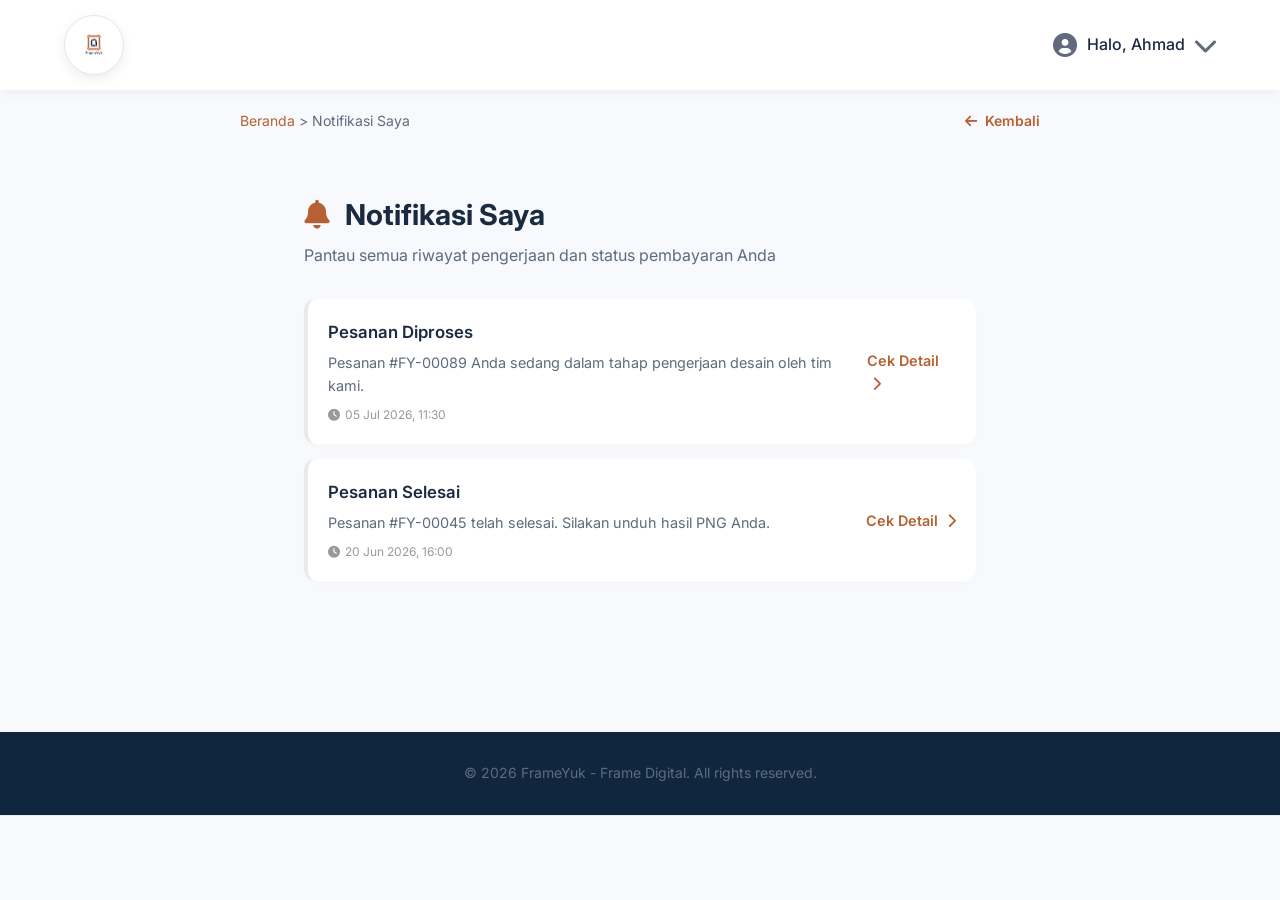
<file: notifikasi.html>
<!DOCTYPE html>
<html lang="id">
<head>
    <meta charset="UTF-8">
    <meta name="viewport" content="width=device-width, initial-scale=1.0">
    <title>Notifikasi Saya - FrameYuk</title>
    <link rel="stylesheet" href="style.css">
    <link href="https://fonts.googleapis.com/css2?family=Inter:wght@300;400;500;600;700&display=swap" rel="stylesheet">
    <link rel="stylesheet" href="https://cdnjs.cloudflare.com/ajax/libs/font-awesome/6.0.0/css/all.min.css">
</head>
<body class="bg-light">

    <!-- Top Navigation Bar -->
    <header class="navbar-top">
        <div class="nav-container">
            <a href="index.html" class="logo">
                <img src="logo.png" alt="FrameYuk Logo" class="logo-img">
            </a>
            <div class="user-profile">
                <div class="user-info">
                    <i class="fas fa-user-circle"></i>
                    <span>Halo, User</span>
                    <i class="fas fa-chevron-down"></i>
                </div>
                <div class="user-dropdown">
                    <ul>
                        <li><a href="profil.html"><i class="fas fa-user"></i> Profil</a></li>
                        <li><a href="pesanan.html"><i class="fas fa-shopping-bag"></i> Pesanan Saya</a></li>
                        <li><a href="notifikasi.html"><i class="fas fa-bell"></i> Notifikasi</a></li>
                        <li><a href="index.html" class="text-danger"><i class="fas fa-sign-out-alt"></i> Keluar</a></li>
                    </ul>
                </div>
            </div>
        </div>
    </header>

    <!-- Breadcrumb & Back -->
    <div class="breadcrumb">
        <div class="container" style="display:flex; justify-content:space-between; align-items:center; max-width: 800px; margin: 0 auto;">
            <div>
                <a href="index.html">Beranda</a> &gt; <span>Notifikasi Saya</span>
            </div>
            <a href="javascript:history.back()" style="color: var(--primary-color); text-decoration: none; font-weight: 600; display: inline-flex; align-items: center; gap: 8px;">
                <i class="fas fa-arrow-left"></i> Kembali
            </a>
        </div>
    </div>

    <!-- Main Content -->
    <main style="max-width: 800px; margin: 40px auto; padding: 0 5%; min-height: 500px;">
        <div class="page-header-small" style="margin-bottom: 30px;">
            <h2 style="font-size:1.8rem; font-weight:700;"><i class="fas fa-bell" style="color:var(--primary-color); margin-right:10px;"></i> Notifikasi Saya</h2>
            <p>Pantau semua riwayat pengerjaan dan status pembayaran Anda</p>
        </div>

        <div id="notifications-list-container">
            <!-- Dynamically loaded list of notification cards will go here -->
            <div style="color: var(--text-light); text-align:center; padding: 40px;">
                <i class="fas fa-spinner fa-spin" style="font-size:2rem; margin-bottom:10px;"></i>
                <p>Memuat daftar notifikasi...</p>
            </div>
        </div>
    </main>

    <!-- Simple Footer -->
    <footer class="footer-simple">
        <p>&copy; 2026 FrameYuk - Frame Digital. All rights reserved.</p>
    </footer>

    <script src="script.js"></script>
</body>
</html>
</file>
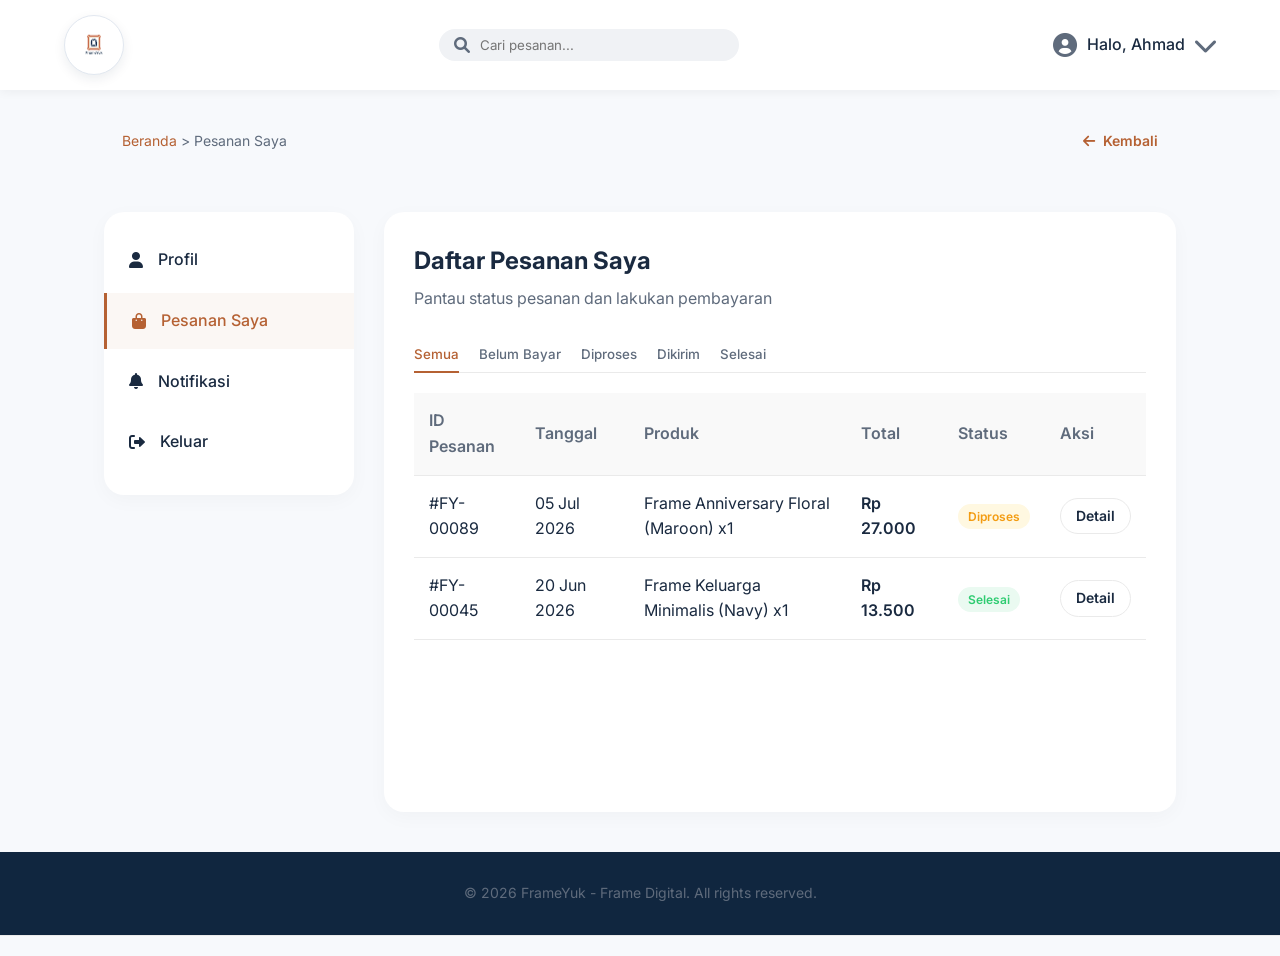
<file: pembayaran.html>
<!DOCTYPE html>
<html lang="id">
<head>
    <meta charset="UTF-8">
    <meta name="viewport" content="width=device-width, initial-scale=1.0">
    <title>Pembayaran - FrameYuk</title>
    <link rel="stylesheet" href="style.css">
    <link href="https://fonts.googleapis.com/css2?family=Inter:wght@300;400;500;600;700&display=swap" rel="stylesheet">
    <link rel="stylesheet" href="https://cdnjs.cloudflare.com/ajax/libs/font-awesome/6.0.0/css/all.min.css">
</head>
<body class="bg-light">

    <header class="navbar-top">
        <div class="nav-container">
            <a href="index.html" class="logo">
                <img src="logo.png" alt="FrameYuk Logo" class="logo-img">
            </a>
            <div class="user-profile">
                <div class="user-info">
                    <i class="fas fa-user-circle"></i>
                    <span>Halo, User</span>
                    <i class="fas fa-chevron-down"></i>
                </div>
                <div class="user-dropdown">
                    <ul>
                        <li><a href="profil.html"><i class="fas fa-user"></i> Profil</a></li>
                        <li><a href="pesanan.html"><i class="fas fa-shopping-bag"></i> Pesanan Saya</a></li>
                        <li><a href="notifikasi.html"><i class="fas fa-bell"></i> Notifikasi</a></li>
                        <li><a href="index.html" class="text-danger"><i class="fas fa-sign-out-alt"></i> Keluar</a></li>
                    </ul>
                </div>
            </div>
        </div>
    </header>

    <!-- Breadcrumb & Back -->
    <div class="breadcrumb">
        <div class="container" style="display:flex; justify-content:space-between; align-items:center; max-width: 1200px; margin: 0 auto; padding: 20px 5% 0;">
            <div>
                <a href="index.html">Beranda</a> &gt; <span>Pembayaran QRIS</span>
            </div>
            <a href="javascript:history.back()" style="color: var(--primary-color); text-decoration: none; font-weight: 600; display: inline-flex; align-items: center; gap: 8px;">
                <i class="fas fa-arrow-left"></i> Kembali
            </a>
        </div>
    </div>

    <main class="payment-container" style="min-height: calc(100vh - 160px); padding: 40px 5%;">
        <div class="payment-card" style="background: var(--white); padding: 40px; border-radius: 20px; box-shadow: 0 10px 30px rgba(0,0,0,0.04); text-align: center; max-width: 480px; width: 100%; margin: 0 auto;">
            <h2 style="font-weight:700; margin-bottom:10px; font-size:1.8rem;">Scan QRIS Pembayaran</h2>
            <p class="payment-subtitle" style="color: var(--text-light); font-size: 0.9rem; margin-bottom: 25px;">Silakan pindai kode QR di bawah ini menggunakan aplikasi M-Banking atau E-Wallet Anda (GoPay, OVO, Dana, ShopeePay, LinkAja, dll).</p>
            
            <div class="qris-box" style="background-color: #f7f9fc; padding: 25px; border-radius: 16px; margin-bottom: 25px; display:inline-block; border: 1px solid #eee;">
                <img src="https://upload.wikimedia.org/wikipedia/commons/d/d0/QR_code_for_mobile_English_Wikipedia.svg" alt="QRIS Barcode" class="qr-code" style="width: 200px; height: 200px; display: block; margin: 0 auto;">
                <div style="font-weight:700; font-size:1.2rem; color:var(--text-dark); margin-top:15px; letter-spacing: 2px;">QRIS DYNAMIC</div>
            </div>

            <div class="payment-details" style="text-align: left; background: #fdfdfd; padding: 20px; border-radius: 12px; border: 1px solid var(--border-color); margin-bottom: 30px;">
                <div class="detail-row" style="display:flex; justify-content:space-between; margin-bottom:12px;">
                    <span style="color:var(--text-light); font-size:0.9rem;">ID Pesanan</span>
                    <strong style="color:var(--text-dark); font-size:0.9rem;">#FY-00123</strong>
                </div>
                <div class="detail-row" style="display:flex; justify-content:space-between; margin-bottom:12px;">
                    <span style="color:var(--text-light); font-size:0.9rem;">Total Pembayaran</span>
                    <strong class="total-amount" style="color:var(--primary-color); font-size:1.1rem; font-weight:700;">Rp 45.000</strong>
                </div>
                <div class="detail-row" style="display:flex; justify-content:space-between;">
                    <span style="color:var(--text-light); font-size:0.9rem;">Batas Waktu Transfer</span>
                    <strong class="text-danger" style="font-size:0.9rem; font-weight:600;">23:59:59</strong>
                </div>
            </div>

            <button class="btn-primary btn-full mt-4" style="width: 100%; border: none; cursor: pointer; padding: 15px 0; justify-content: center; font-weight: 600;">Saya Sudah Bayar</button>
        </div>
    </main>

    <!-- Simple Footer -->
    <footer class="footer-simple">
        <p>&copy; 2026 FrameYuk - Frame Digital. All rights reserved.</p>
    </footer>

    <script src="script.js"></script>
</body>
</html>
</file>
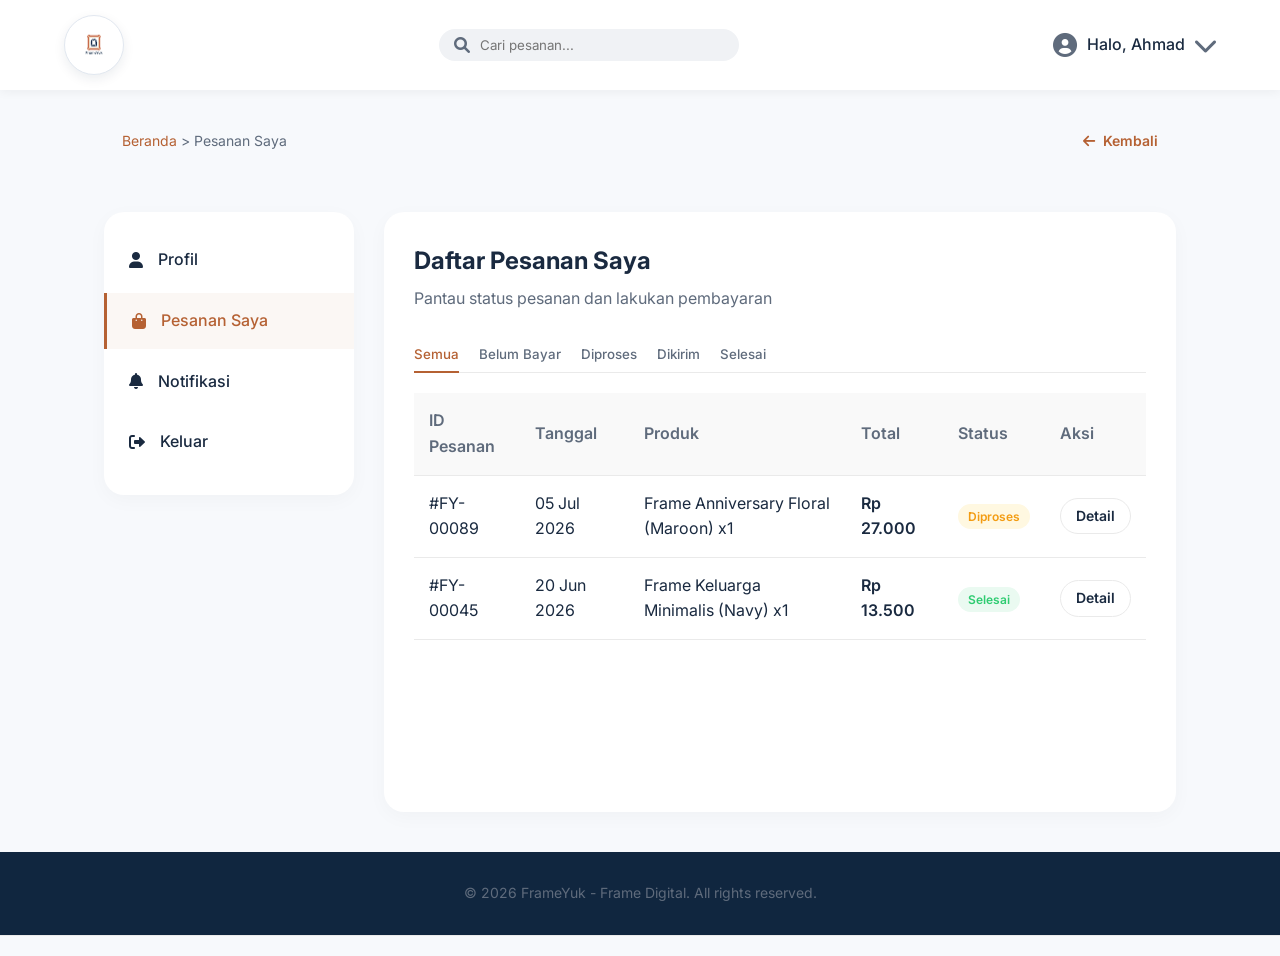
<file: pesanan.html>
<!DOCTYPE html>
<html lang="id">
<head>
    <meta charset="UTF-8">
    <meta name="viewport" content="width=device-width, initial-scale=1.0">
    <title>Pesanan Saya - FrameYuk</title>
    <link rel="stylesheet" href="style.css">
    <link href="https://fonts.googleapis.com/css2?family=Inter:wght@300;400;500;600;700&display=swap" rel="stylesheet">
    <link rel="stylesheet" href="https://cdnjs.cloudflare.com/ajax/libs/font-awesome/6.0.0/css/all.min.css">
</head>
<body class="bg-light">

    <!-- Top Navigation Bar -->
    <header class="navbar-top">
        <div class="nav-container">
            <a href="index.html" class="logo">
                <img src="logo.png" alt="FrameYuk Logo" class="logo-img">
            </a>
            <div class="search-bar">
                <i class="fas fa-search"></i>
                <input type="text" placeholder="Cari pesanan...">
            </div>
            <div class="user-profile">
                <div class="user-info">
                    <i class="fas fa-user-circle"></i>
                    <span>Halo, User</span>
                    <i class="fas fa-chevron-down"></i>
                </div>
                <div class="user-dropdown">
                    <ul>
                        <li><a href="profil.html"><i class="fas fa-user"></i> Profil</a></li>
                        <li><a href="pesanan.html"><i class="fas fa-shopping-bag"></i> Pesanan Saya</a></li>
                        <li><a href="notifikasi.html"><i class="fas fa-bell"></i> Notifikasi</a></li>
                        <li><a href="index.html" class="text-danger"><i class="fas fa-sign-out-alt"></i> Keluar</a></li>
                    </ul>
                </div>
            </div>
        </div>
    </header>

    <!-- Breadcrumb & Back -->
    <div class="breadcrumb">
        <div class="container" style="display:flex; justify-content:space-between; align-items:center; max-width: 1200px; margin: 0 auto; padding: 20px 5% 0;">
            <div>
                <a href="index.html">Beranda</a> &gt; <span>Pesanan Saya</span>
            </div>
            <a href="katalog.html" style="color: var(--primary-color); text-decoration: none; font-weight: 600; display: inline-flex; align-items: center; gap: 8px;">
                <i class="fas fa-arrow-left"></i> Kembali
            </a>
        </div>
    </div>

    <main class="dashboard-layout">
        <!-- Sidebar Navigation -->
        <aside class="sidebar">
            <ul class="sidebar-menu">
                <li><a href="profil.html"><i class="fas fa-user"></i> Profil</a></li>
                <li><a href="pesanan.html" class="active"><i class="fas fa-shopping-bag"></i> Pesanan Saya</a></li>
                <li><a href="notifikasi.html"><i class="fas fa-bell"></i> Notifikasi</a></li>
                <li><a href="index.html" class="text-danger"><i class="fas fa-sign-out-alt"></i> Keluar</a></li>
            </ul>
        </aside>

        <!-- Main Content -->
        <div class="dashboard-content">
            <div class="page-header-small">
                <h2>Daftar Pesanan Saya</h2>
                <p>Pantau status pesanan dan lakukan pembayaran</p>
            </div>

            <div class="order-tabs">
                <button class="tab-btn active" data-filter="all">Semua</button>
                <button class="tab-btn" data-filter="unpaid">Belum Bayar</button>
                <button class="tab-btn" data-filter="process">Diproses</button>
                <button class="tab-btn" data-filter="shipping">Dikirim</button>
                <button class="tab-btn" data-filter="done">Selesai</button>
            </div>

            <div class="order-list">
                <table class="table">
                    <thead>
                        <tr>
                            <th>ID Pesanan</th>
                            <th>Tanggal</th>
                            <th>Produk</th>
                            <th>Total</th>
                            <th>Status</th>
                            <th>Aksi</th>
                        </tr>
                    </thead>
                    <tbody>
                        <!-- Rendered dynamically by script.js -->
                        <tr>
                            <td colspan="6" style="text-align:center; padding:40px; color:var(--text-light);">
                                <i class="fas fa-spinner fa-spin" style="margin-right:8px;"></i> Memuat daftar pesanan...
                            </td>
                        </tr>
                    </tbody>
                </table>
            </div>
        </div>
    </main>

    <!-- Simple Footer -->
    <footer class="footer-simple">
        <p>&copy; 2026 FrameYuk - Frame Digital. All rights reserved.</p>
    </footer>

    <script src="script.js"></script>
</body>
</html>
</file>
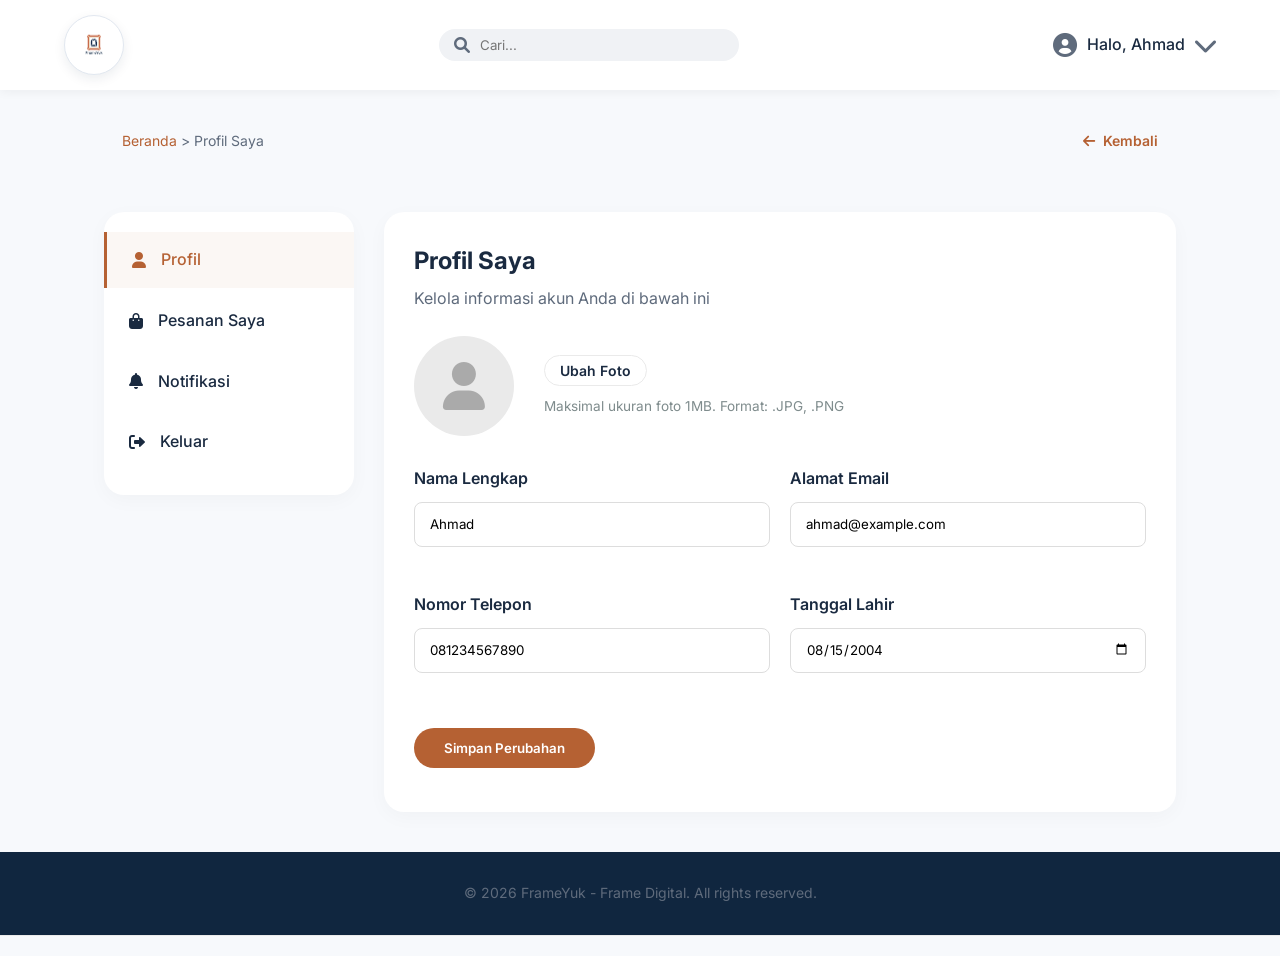
<file: profil.html>
<!DOCTYPE html>
<html lang="id">
<head>
    <meta charset="UTF-8">
    <meta name="viewport" content="width=device-width, initial-scale=1.0">
    <title>Profil Saya - FrameYuk</title>
    <link rel="stylesheet" href="style.css">
    <link href="https://fonts.googleapis.com/css2?family=Inter:wght@300;400;500;600;700&display=swap" rel="stylesheet">
    <link rel="stylesheet" href="https://cdnjs.cloudflare.com/ajax/libs/font-awesome/6.0.0/css/all.min.css">
</head>
<body class="bg-light">

    <!-- Top Navigation Bar -->
    <header class="navbar-top">
        <div class="nav-container">
            <a href="index.html" class="logo">
                <img src="logo.png" alt="FrameYuk Logo" class="logo-img">
            </a>
            <div class="search-bar">
                <i class="fas fa-search"></i>
                <input type="text" placeholder="Cari...">
            </div>
            <div class="user-profile">
                <div class="user-info">
                    <i class="fas fa-user-circle"></i>
                    <span>Halo, User</span>
                    <i class="fas fa-chevron-down"></i>
                </div>
                <div class="user-dropdown">
                    <ul>
                        <li><a href="profil.html"><i class="fas fa-user"></i> Profil</a></li>
                        <li><a href="pesanan.html"><i class="fas fa-shopping-bag"></i> Pesanan Saya</a></li>
                        <li><a href="notifikasi.html"><i class="fas fa-bell"></i> Notifikasi</a></li>
                        <li><a href="index.html" class="text-danger"><i class="fas fa-sign-out-alt"></i> Keluar</a></li>
                    </ul>
                </div>
            </div>
        </div>
    </header>

    <!-- Breadcrumb & Back -->
    <div class="breadcrumb">
        <div class="container" style="display:flex; justify-content:space-between; align-items:center; max-width: 1200px; margin: 0 auto; padding: 20px 5% 0;">
            <div>
                <a href="index.html">Beranda</a> &gt; <span>Profil Saya</span>
            </div>
            <a href="katalog.html" style="color: var(--primary-color); text-decoration: none; font-weight: 600; display: inline-flex; align-items: center; gap: 8px;">
                <i class="fas fa-arrow-left"></i> Kembali
            </a>
        </div>
    </div>

    <main class="dashboard-layout">
        <!-- Sidebar Navigation -->
        <aside class="sidebar">
            <ul class="sidebar-menu">
                <li><a href="profil.html" class="active"><i class="fas fa-user"></i> Profil</a></li>
                <li><a href="pesanan.html"><i class="fas fa-shopping-bag"></i> Pesanan Saya</a></li>
                <li><a href="notifikasi.html"><i class="fas fa-bell"></i> Notifikasi</a></li>
                <li><a href="index.html" class="text-danger"><i class="fas fa-sign-out-alt"></i> Keluar</a></li>
            </ul>
        </aside>

        <!-- Main Content -->
        <div class="dashboard-content">
            <div class="page-header-small">
                <h2>Profil Saya</h2>
                <p>Kelola informasi akun Anda di bawah ini</p>
            </div>

            <div class="profile-details-container">
                <form id="profileForm">
                    <div style="display: flex; gap: 30px; margin-bottom: 30px; align-items: center; flex-wrap: wrap;">
                        <div id="profile-avatar-container" style="width: 100px; height: 100px; border-radius: 50%; background-color: #eaeaea; display: flex; align-items: center; justify-content: center; font-size: 3rem; color: #aaa; overflow: hidden;">
                            <i class="fas fa-user"></i>
                        </div>
                        <div>
                            <button type="button" id="btn-change-avatar" class="btn-action btn-outline" style="margin-bottom: 10px;">Ubah Foto</button>
                            <input type="file" id="profile-pic-input" accept="image/*" style="display: none;">
                            <p style="font-size: 0.85rem; color: #7f8c8d;">Maksimal ukuran foto 1MB. Format: .JPG, .PNG</p>
                        </div>
                    </div>

                    <div style="display: grid; grid-template-columns: 1fr 1fr; gap: 20px; margin-bottom: 30px;" class="status-layout-grid">
                        <div class="form-group">
                            <label for="name">Nama Lengkap</label>
                            <input type="text" id="name" class="form-input" value="Ahmad" style="border: 1px solid #ddd; width: 100%; height:45px; border-radius:8px; padding:0 15px;" required>
                        </div>
                        <div class="form-group">
                            <label for="email">Alamat Email</label>
                            <input type="email" id="email" class="form-input" value="ahmad@example.com" style="border: 1px solid #ddd; width: 100%; height:45px; border-radius:8px; padding:0 15px;" required>
                        </div>
                        <div class="form-group">
                            <label for="phone">Nomor Telepon</label>
                            <input type="tel" id="phone" class="form-input" value="081234567890" style="border: 1px solid #ddd; width: 100%; height:45px; border-radius:8px; padding:0 15px;" required>
                        </div>
                        <div class="form-group">
                            <label for="dob">Tanggal Lahir</label>
                            <input type="date" id="dob" class="form-input" value="2004-08-15" style="border: 1px solid #ddd; width: 100%; height:45px; border-radius:8px; padding:0 15px;">
                        </div>
                    </div>

                    <button type="submit" class="btn-primary" style="border: none; cursor: pointer; padding: 12px 30px;">Simpan Perubahan</button>
                </form>
            </div>
        </div>
    </main>

    <!-- Simple Footer -->
    <footer class="footer-simple">
        <p>&copy; 2026 FrameYuk - Frame Digital. All rights reserved.</p>
    </footer>

    <script src="script.js"></script>
</body>
</html>
</file>
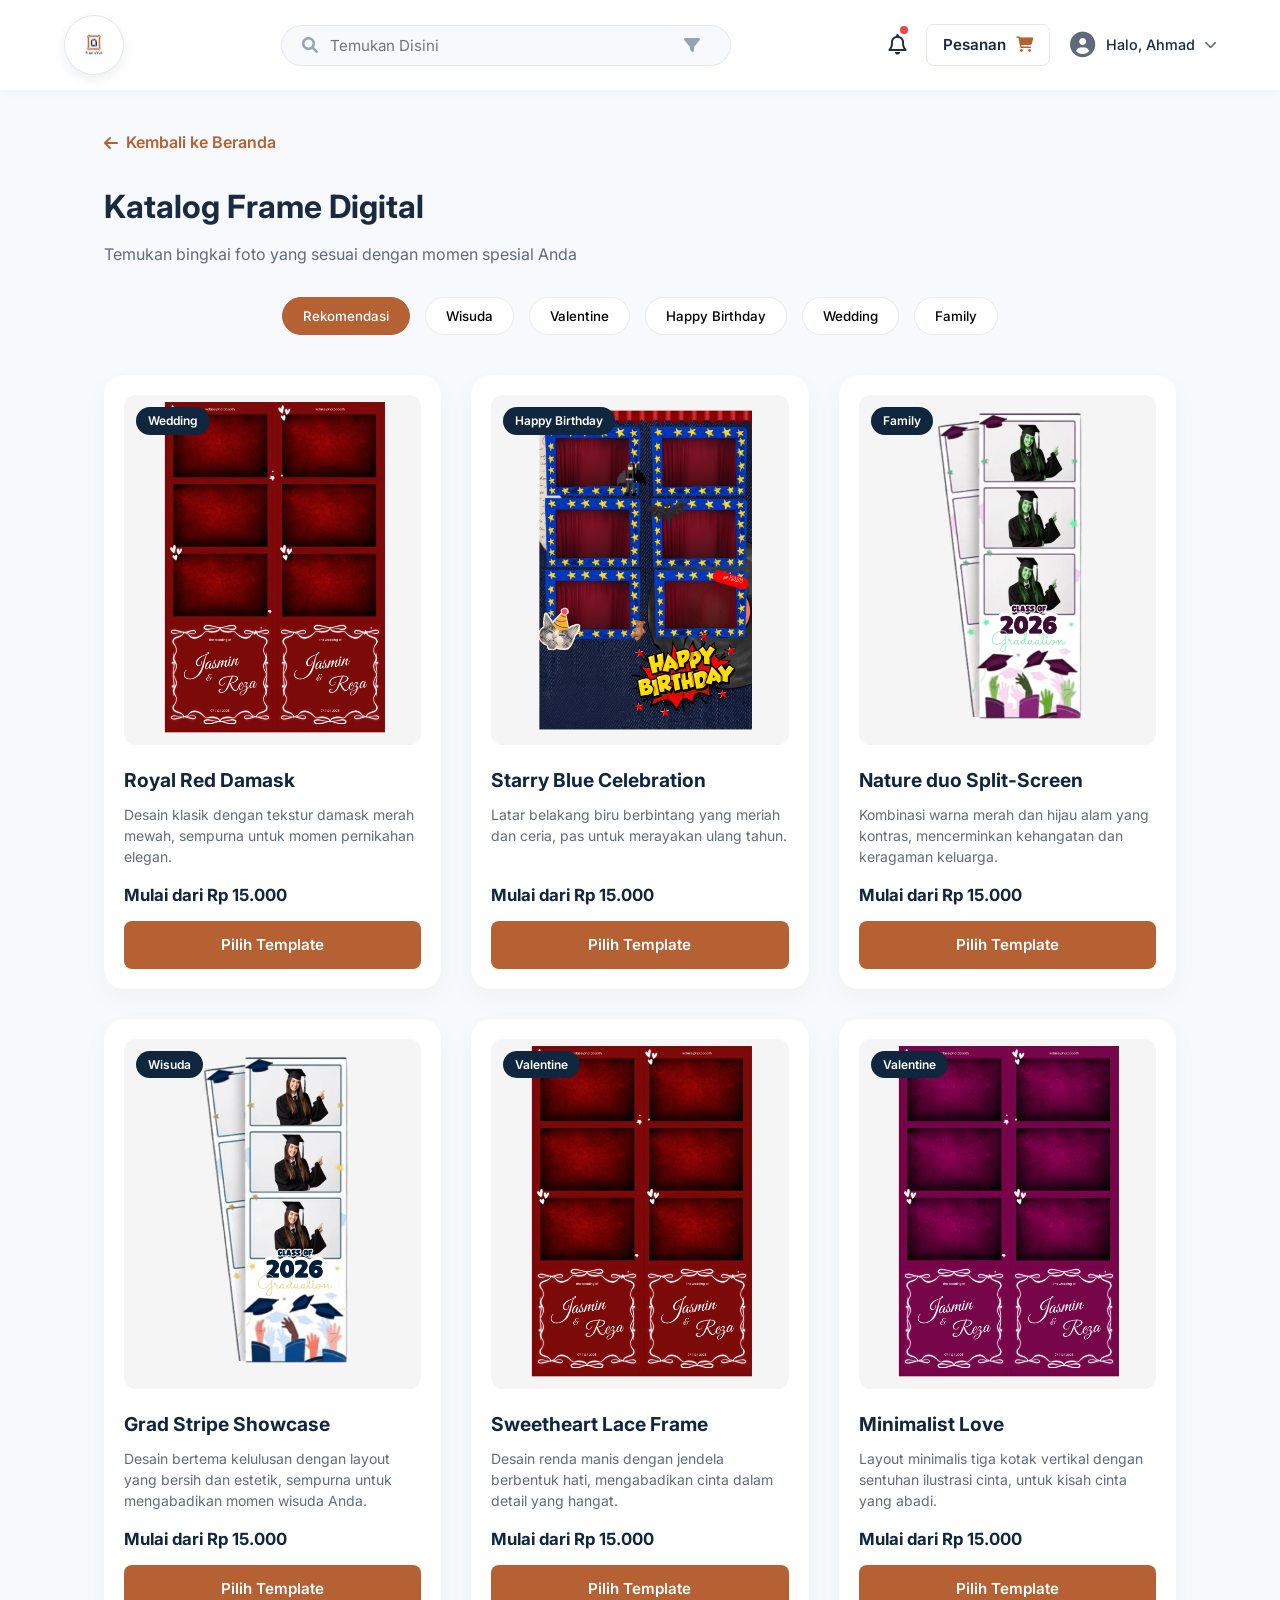
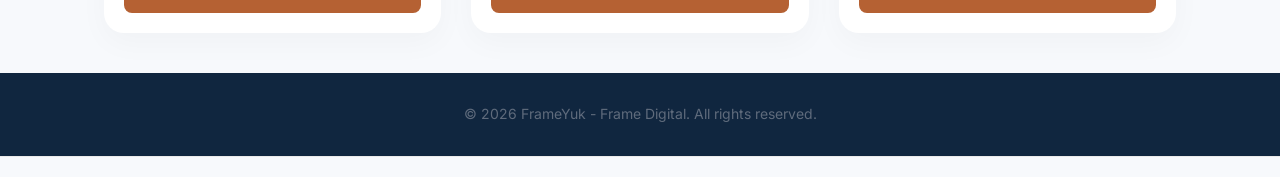
<file: ringkasan.html>
<!DOCTYPE html>
<html lang="id">
<head>
    <meta charset="UTF-8">
    <meta name="viewport" content="width=device-width, initial-scale=1.0">
    <title>Ringkasan Pesanan - FrameYuk</title>
    <link rel="stylesheet" href="style.css">
    <link href="https://fonts.googleapis.com/css2?family=Inter:wght@300;400;500;600;700&display=swap" rel="stylesheet">
    <link rel="stylesheet" href="https://cdnjs.cloudflare.com/ajax/libs/font-awesome/6.0.0/css/all.min.css">
</head>
<body class="bg-light">

    <!-- Top Navigation Bar -->
    <header class="navbar-top">
        <div class="nav-container">
            <a href="index.html" class="logo">
                <img src="logo.png" alt="FrameYuk Logo" class="logo-img">
            </a>
            <div class="user-profile">
                <div class="user-info">
                    <i class="fas fa-user-circle"></i>
                    <span>Halo, User</span>
                    <i class="fas fa-chevron-down"></i>
                </div>
                <div class="user-dropdown">
                    <ul>
                        <li><a href="profil.html"><i class="fas fa-user"></i> Profil</a></li>
                        <li><a href="pesanan.html"><i class="fas fa-shopping-bag"></i> Pesanan Saya</a></li>
                        <li><a href="notifikasi.html"><i class="fas fa-bell"></i> Notifikasi</a></li>
                        <li><a href="index.html" class="text-danger"><i class="fas fa-sign-out-alt"></i> Keluar</a></li>
                    </ul>
                </div>
            </div>
        </div>
    </header>

    <!-- Breadcrumb & Back -->
    <div class="breadcrumb">
        <div class="container" style="display:flex; justify-content:space-between; align-items:center; max-width: 1200px; margin: 0 auto;">
            <div>
                <a href="index.html">Beranda</a> &gt; <span>Ringkasan Pesanan</span>
            </div>
            <a href="javascript:history.back()" style="color: var(--primary-color); text-decoration: none; font-weight: 600; display: inline-flex; align-items: center; gap: 8px;">
                <i class="fas fa-arrow-left"></i> Kembali
            </a>
        </div>
    </div>

    <!-- Main Container -->
    <main class="container detail-container">
        <div class="detail-layout">
            <!-- Left Column: Frame Live Preview -->
            <div class="detail-gallery" id="summary-preview-slot" style="display:flex; justify-content:center; align-items:center; background:#eaeaea; background-image: radial-gradient(#d3d3d3 1px, transparent 1px); background-size: 16px 16px; padding:30px; border-radius:20px;">
                <!-- Dynamically Rendered Preview will go here -->
                <div style="color: var(--text-light); text-align:center; padding: 40px;">
                    <i class="fas fa-spinner fa-spin" style="font-size:2rem; margin-bottom:10px;"></i>
                    <p>Memuat preview order...</p>
                </div>
            </div>

            <!-- Right Column: Pricing details -->
            <div class="detail-info" id="summary-details-box">
                <!-- Dynamically Rendered Details table will go here -->
                <div style="color: var(--text-light); text-align:center; padding: 40px;">
                    <i class="fas fa-spinner fa-spin" style="font-size:2rem; margin-bottom:10px;"></i>
                    <p>Memuat rincian harga...</p>
                </div>
            </div>
        </div>
    </main>

    <!-- Simple Footer -->
    <footer class="footer-simple">
        <p>&copy; 2026 FrameYuk - Frame Digital. All rights reserved.</p>
    </footer>

    <script src="script.js"></script>
</body>
</html>
</file>
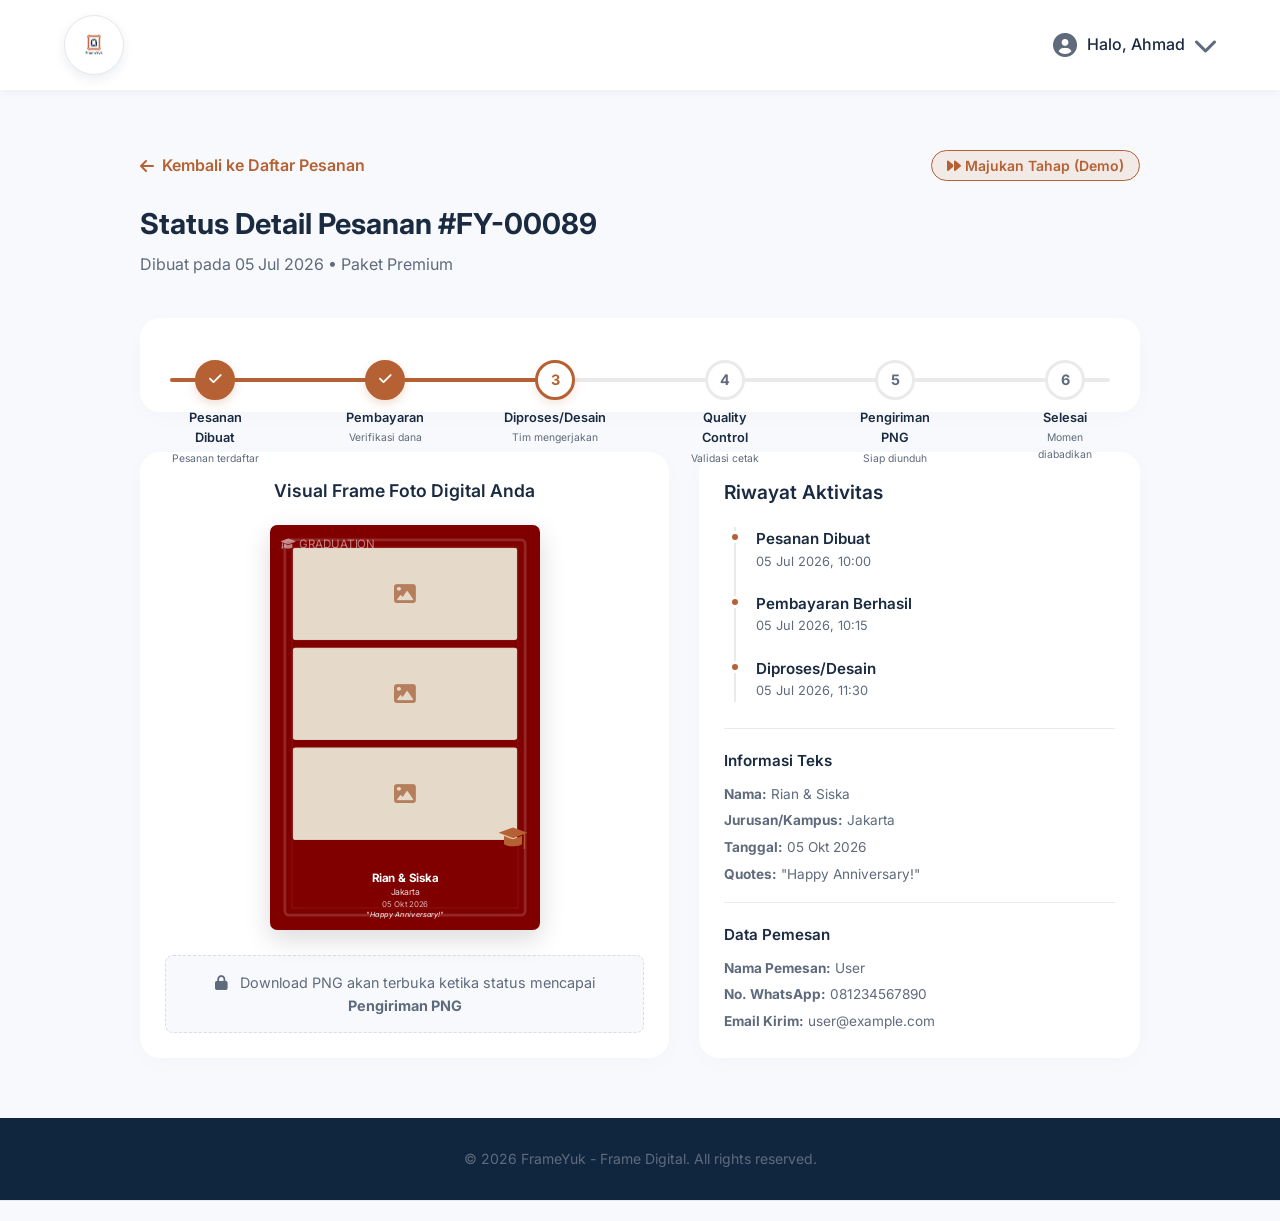
<file: status.html>
<!DOCTYPE html>
<html lang="id">
<head>
    <meta charset="UTF-8">
    <meta name="viewport" content="width=device-width, initial-scale=1.0">
    <title>Status Pesanan - FrameYuk</title>
    <link rel="stylesheet" href="style.css">
    <link href="https://fonts.googleapis.com/css2?family=Inter:wght@300;400;500;600;700&display=swap" rel="stylesheet">
    <link rel="stylesheet" href="https://cdnjs.cloudflare.com/ajax/libs/font-awesome/6.0.0/css/all.min.css">
</head>
<body class="bg-light">

    <!-- Top Navigation Bar -->
    <header class="navbar-top">
        <div class="nav-container">
            <a href="index.html" class="logo">
                <img src="logo.png" alt="FrameYuk Logo" class="logo-img">
            </a>
            <div class="user-profile">
                <div class="user-info">
                    <i class="fas fa-user-circle"></i>
                    <span>Halo, User</span>
                    <i class="fas fa-chevron-down"></i>
                </div>
                <div class="user-dropdown">
                    <ul>
                        <li><a href="profil.html"><i class="fas fa-user"></i> Profil</a></li>
                        <li><a href="pesanan.html"><i class="fas fa-shopping-bag"></i> Pesanan Saya</a></li>
                        <li><a href="notifikasi.html"><i class="fas fa-bell"></i> Notifikasi</a></li>
                        <li><a href="index.html" class="text-danger"><i class="fas fa-sign-out-alt"></i> Keluar</a></li>
                    </ul>
                </div>
            </div>
        </div>
    </header>

    <!-- Main Container -->
    <main style="padding: 20px 5%; width: 100%;">
        <div class="dashboard-content" style="margin: 0 auto; background: transparent; padding: 0; box-shadow: none; width: 100%;">
            <!-- Script will render the stepper progress page layout dynamically inside this element -->
            <div style="color: var(--text-light); text-align:center; padding: 80px 20px;">
                <i class="fas fa-spinner fa-spin" style="font-size:2rem; margin-bottom:10px;"></i>
                <p>Memuat status pesanan...</p>
            </div>
        </div>
    </main>

    <!-- Simple Footer -->
    <footer class="footer-simple">
        <p>&copy; 2026 FrameYuk - Frame Digital. All rights reserved.</p>
    </footer>

    <script src="script.js"></script>
</body>
</html>
</file>
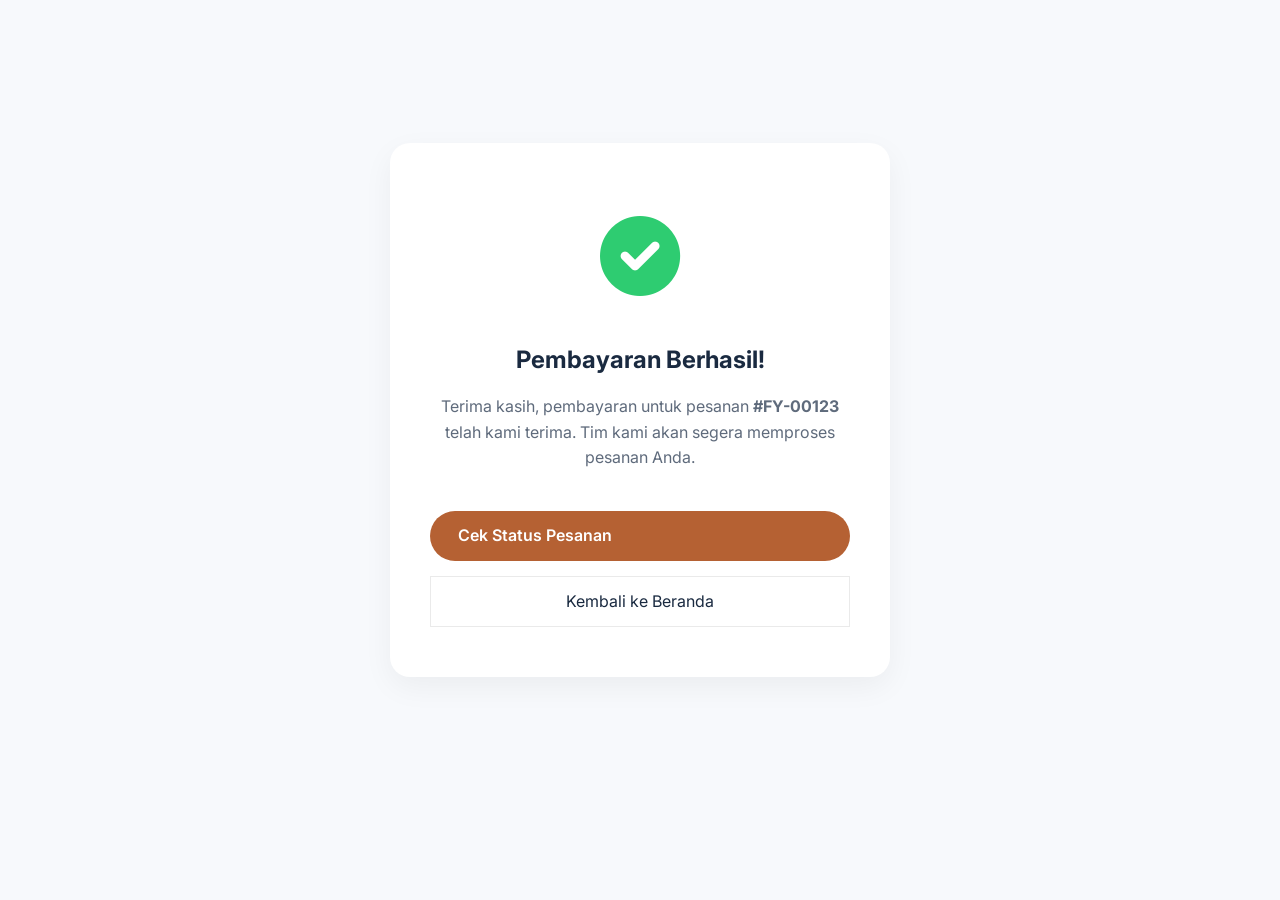
<file: sukses.html>
<!DOCTYPE html>
<html lang="id">
<head>
    <meta charset="UTF-8">
    <meta name="viewport" content="width=device-width, initial-scale=1.0">
    <title>Pembayaran Berhasil - FrameYuk</title>
    <link rel="stylesheet" href="style.css">
    <link href="https://fonts.googleapis.com/css2?family=Inter:wght@300;400;500;600;700&display=swap" rel="stylesheet">
    <link rel="stylesheet" href="https://cdnjs.cloudflare.com/ajax/libs/font-awesome/6.0.0/css/all.min.css">
</head>
<body class="bg-light">

    <main class="success-container">
        <div class="success-card">
            <div class="success-icon">
                <i class="fas fa-check-circle"></i>
            </div>
            <h2>Pembayaran Berhasil!</h2>
            <p>Terima kasih, pembayaran untuk pesanan <strong>#FY-00123</strong> telah kami terima. Tim kami akan segera memproses pesanan Anda.</p>
            
            <div class="success-actions">
                <a href="pesanan.html" class="btn-primary">Cek Status Pesanan</a>
                <a href="index.html" class="btn-outline">Kembali ke Beranda</a>
            </div>
        </div>
    </main>

<script src="script.js"></script>
</body>
</html>
</file>
<file: style.css>
:root {
    --primary-color: #b56133;
    --primary-hover: #9c4f26;
    --bg-color: #fcf9f2;
    --text-dark: #1a2a40;
    --text-light: #5f6b7c;
    --white: #ffffff;
    --navy: #10263f;
    --border-color: #eaeaea;
}

* {
    margin: 0;
    padding: 0;
    box-sizing: border-box;
    font-family: 'Inter', sans-serif;
}

body {
    background-color: var(--bg-color);
    color: var(--text-dark);
    line-height: 1.6;
}

a {
    text-decoration: none;
    color: inherit;
    transition: all 0.3s ease;
}

ul {
    list-style: none;
}

/* Header & Navbar */
header {
    background-color: transparent;
    position: absolute;
    top: 0;
    width: 100%;
    z-index: 100;
    padding: 20px 5%;
}

.navbar {
    display: flex;
    justify-content: space-between;
    align-items: center;
    max-width: 1200px;
    margin: 0 auto;
}

.logo {
    background-color: var(--white);
    border-radius: 50%;
    width: 60px;
    height: 60px;
    display: flex;
    align-items: center;
    justify-content: center;
    padding: 8px;
    box-shadow: 0 4px 12px rgba(16, 38, 63, 0.08);
    border: 1.5px solid #e2e8f0;
    overflow: hidden;
    transition: transform 0.3s ease;
    flex-shrink: 0;
}

.logo:hover {
    transform: scale(1.05);
}

.logo-img {
    max-height: 100%;
    max-width: 100%;
    object-fit: contain;
}

.nav-links {
    display: flex;
    gap: 30px;
}

.nav-links a {
    font-weight: 500;
    color: var(--white);
    opacity: 0.8;
}

.nav-links a:hover, .nav-links a.active {
    opacity: 1;
    color: var(--primary-color);
}

.btn-signin {
    background-color: var(--primary-color);
    color: var(--white);
    padding: 10px 24px;
    border-radius: 50px;
    font-weight: 600;
}

.btn-signin:hover {
    background-color: var(--primary-hover);
}

/* Hero Section */
.hero {
    position: relative;
    height: 100vh;
    min-height: 600px;
    display: flex;
    align-items: center;
    padding: 0 5%;
    background-image: url('hero_bg.png');
    background-size: cover;
    background-position: center;
}

.hero-overlay {
    position: absolute;
    top: 0;
    left: 0;
    width: 100%;
    height: 100%;
    background: linear-gradient(to right, rgba(16, 38, 63, 0.9) 0%, rgba(16, 38, 63, 0.4) 100%);
}

.hero-content {
    position: relative;
    z-index: 10;
    max-width: 600px;
    color: var(--white);
    margin-left: auto;
    margin-right: auto;
    text-align: left;
    width: 100%;
    max-width: 1200px;
}

.badge {
    display: inline-block;
    background-color: rgba(181, 97, 51, 0.2);
    color: var(--primary-color);
    padding: 6px 16px;
    border-radius: 50px;
    font-size: 0.875rem;
    font-weight: 600;
    margin-bottom: 20px;
    border: 1px solid var(--primary-color);
}

.hero h1 {
    font-size: 3.5rem;
    line-height: 1.2;
    margin-bottom: 20px;
    font-weight: 700;
}

.hero h1 span {
    color: var(--primary-color);
}

.hero p {
    font-size: 1.125rem;
    margin-bottom: 30px;
    opacity: 0.9;
    max-width: 500px;
}

.hero-buttons {
    display: flex;
    gap: 15px;
}

.btn-primary {
    background-color: var(--primary-color);
    color: var(--white);
    padding: 12px 28px;
    border-radius: 50px;
    font-weight: 600;
    display: inline-flex;
    align-items: center;
    gap: 10px;
}

.btn-primary:hover {
    background-color: var(--primary-hover);
    transform: translateY(-2px);
}

.btn-secondary {
    background-color: var(--white);
    color: var(--text-dark);
    padding: 12px 28px;
    border-radius: 50px;
    font-weight: 600;
}

.btn-secondary:hover {
    background-color: #f0f0f0;
}

/* Sections General */
section {
    padding: 80px 5%;
}

.section-header {
    text-align: center;
    margin-bottom: 50px;
}

.section-header h2 {
    font-size: 2.25rem;
    color: var(--text-dark);
    margin-bottom: 15px;
}

.section-header p {
    color: var(--text-light);
    max-width: 600px;
    margin: 0 auto;
}

/* Features */
.feature-grid {
    display: grid;
    grid-template-columns: repeat(auto-fit, minmax(250px, 1fr));
    gap: 30px;
    max-width: 1200px;
    margin: 0 auto;
}

.feature-card {
    background-color: var(--white);
    padding: 40px 30px;
    border-radius: 20px;
    text-align: center;
    box-shadow: 0 10px 30px rgba(0,0,0,0.03);
    transition: transform 0.3s ease;
}

.feature-card:hover {
    transform: translateY(-10px);
}

.feature-card .icon {
    width: 60px;
    height: 60px;
    background-color: rgba(181, 97, 51, 0.1);
    color: var(--primary-color);
    border-radius: 50%;
    display: flex;
    align-items: center;
    justify-content: center;
    font-size: 1.5rem;
    margin: 0 auto 20px;
}

.feature-card h3 {
    margin-bottom: 15px;
    font-size: 1.25rem;
}

.feature-card p {
    color: var(--text-light);
    font-size: 0.95rem;
}

/* Products */
.products .section-header {
    display: flex;
    justify-content: space-between;
    align-items: flex-end;
    text-align: left;
    max-width: 1200px;
    margin: 0 auto 40px;
}

.products .section-header p {
    margin: 0;
}

.see-all {
    color: var(--primary-color);
    font-weight: 600;
}

.product-grid {
    display: grid;
    grid-template-columns: repeat(auto-fit, minmax(280px, 1fr));
    gap: 30px;
    max-width: 1200px;
    margin: 0 auto;
}

.product-card {
    background-color: var(--white);
    border-radius: 20px;
    padding: 20px;
    box-shadow: 0 10px 30px rgba(0,0,0,0.03);
    transition: transform 0.3s ease;
}

.product-card:hover {
    transform: translateY(-5px);
}

.image-wrapper {
    width: 100%;
    height: 350px;
    background-color: #f5f5f5;
    border-radius: 12px;
    margin-bottom: 20px;
    overflow: hidden;
    display: flex;
    align-items: center;
    justify-content: center;
}

.image-wrapper img {
    height: 100%;
    object-fit: contain;
}

.product-card h3 {
    font-size: 1.125rem;
    margin-bottom: 8px;
}

.product-card p {
    color: var(--text-light);
    font-size: 0.875rem;
    margin-bottom: 20px;
}

.card-footer {
    display: flex;
    justify-content: space-between;
    align-items: center;
    border-top: 1px solid var(--border-color);
    padding-top: 15px;
}

.price {
    font-weight: 700;
    color: var(--primary-color);
}

.btn-buy {
    background-color: rgba(181, 97, 51, 0.1);
    color: var(--primary-color);
    width: 40px;
    height: 40px;
    border-radius: 50%;
    display: flex;
    align-items: center;
    justify-content: center;
}

.btn-buy:hover {
    background-color: var(--primary-color);
    color: var(--white);
}

/* How it Works */
.how-it-works {
    background-color: var(--navy);
    color: var(--white);
}

.how-it-works .section-header h2 {
    color: var(--white);
}

.how-it-works .section-header p {
    color: rgba(255,255,255,0.7);
}

.steps-container {
    display: flex;
    justify-content: space-between;
    max-width: 1200px;
    margin: 0 auto;
    position: relative;
}

.steps-container::before {
    content: '';
    position: absolute;
    top: 30px;
    left: 5%;
    right: 5%;
    height: 2px;
    background-color: rgba(255,255,255,0.2);
    z-index: 1;
}

.step {
    text-align: center;
    position: relative;
    z-index: 2;
    flex: 1;
    padding: 0 15px;
}

.step-number {
    width: 60px;
    height: 60px;
    background-color: var(--primary-color);
    color: var(--white);
    border-radius: 50%;
    display: flex;
    align-items: center;
    justify-content: center;
    font-size: 1.5rem;
    font-weight: 700;
    margin: 0 auto 20px;
    border: 5px solid var(--navy);
}

.step h3 {
    font-size: 1.125rem;
    margin-bottom: 10px;
}

.step p {
    font-size: 0.875rem;
    color: rgba(255,255,255,0.7);
}

/* CTA */
.cta {
    background-color: rgba(181, 97, 51, 0.05);
}

.cta-content {
    background-color: var(--white);
    max-width: 1000px;
    margin: 0 auto;
    padding: 60px;
    border-radius: 30px;
    text-align: center;
    box-shadow: 0 20px 40px rgba(0,0,0,0.05);
}

.cta-content h2 {
    font-size: 2.5rem;
    margin-bottom: 20px;
}

.cta-content p {
    color: var(--text-light);
    margin-bottom: 40px;
    font-size: 1.125rem;
}

.cta-buttons {
    display: flex;
    justify-content: center;
    gap: 20px;
}

.btn-outline-white {
    background-color: var(--white);
    color: var(--text-dark);
    border: 1px solid var(--border-color);
    padding: 12px 28px;
    border-radius: 50px;
    font-weight: 600;
    display: inline-flex;
    align-items: center;
    gap: 10px;
}

.btn-outline-white:hover {
    border-color: var(--primary-color);
    color: var(--primary-color);
}

/* Footer */
footer {
    background-color: var(--navy);
    color: var(--white);
    padding: 60px 5% 20px;
}

.footer-content {
    display: grid;
    grid-template-columns: 2fr 1fr 1fr 1fr;
    gap: 40px;
    max-width: 1200px;
    margin: 0 auto 40px;
}

.footer-col .logo {
    color: var(--white);
    margin-bottom: 20px;
}

.footer-col p {
    color: rgba(255,255,255,0.7);
    font-size: 0.95rem;
}

.footer-col h3 {
    margin-bottom: 20px;
    font-size: 1.125rem;
}

.footer-col ul li {
    margin-bottom: 12px;
}

.footer-col ul li a {
    color: rgba(255,255,255,0.7);
}

.footer-col ul li a:hover {
    color: var(--primary-color);
}

.copyright {
    text-align: center;
    border-top: 1px solid rgba(255,255,255,0.1);
    padding-top: 20px;
    margin-top: 40px;
    font-size: 0.875rem;
    color: rgba(255,255,255,0.5);
}

/* Responsive */
@media (max-width: 768px) {
    .nav-links {
        display: none;
    }
    
    .hero h1 {
        font-size: 2.5rem;
    }
    
    .products .section-header {
        flex-direction: column;
        align-items: flex-start;
        gap: 15px;
    }
    
    .steps-container {
        flex-direction: column;
        gap: 40px;
    }
    
    .steps-container::before {
        display: none;
    }
    
    .cta-buttons {
        flex-direction: column;
    }
    
    .footer-content {
        grid-template-columns: 1fr;
    }
}

/* =========================================
   ADDITIONAL STYLES FOR NEW PAGES
========================================= */

/* General Utility */
.bg-light {
    background-color: #f7f9fc;
}

.mt-4 {
    margin-top: 20px;
}

.text-danger {
    color: #e74c3c;
}

.text-muted {
    color: #7f8c8d;
}

/* Navbar Top (Inner Pages) */
.navbar-top {
    background-color: var(--white);
    position: sticky;
    top: 0;
    box-shadow: 0 2px 10px rgba(0,0,0,0.05);
    padding: 15px 5%;
    z-index: 100;
}

.nav-container {
    display: flex;
    justify-content: space-between;
    align-items: center;
    max-width: 1200px;
    margin: 0 auto;
}

.search-bar {
    display: flex;
    align-items: center;
    background-color: #f0f2f5;
    padding: 8px 15px;
    border-radius: 50px;
    width: 300px;
}

.search-bar i {
    color: var(--text-light);
    margin-right: 10px;
}

.search-bar input {
    border: none;
    background: transparent;
    outline: none;
    width: 100%;
}

.user-profile .user-info {
    display: flex;
    align-items: center;
    gap: 10px;
    cursor: pointer;
    font-weight: 500;
}

.user-info i {
    font-size: 1.5rem;
    color: var(--text-light);
}

/* Katalog Page */
.katalog-container {
    padding: 40px 5%;
    max-width: 1200px;
    margin: 0 auto;
}

.page-header {
    text-align: center;
    margin-bottom: 30px;
}

.page-header h1 {
    font-size: 2rem;
    margin-bottom: 10px;
}

.filter-tabs {
    display: flex;
    justify-content: center;
    gap: 15px;
    margin-bottom: 40px;
    flex-wrap: wrap;
}

.filter-btn {
    padding: 10px 20px;
    border: 1px solid var(--border-color);
    background-color: var(--white);
    border-radius: 50px;
    cursor: pointer;
    font-weight: 500;
    transition: all 0.3s;
}

.filter-btn:hover, .filter-btn.active {
    background-color: var(--primary-color);
    color: var(--white);
    border-color: var(--primary-color);
}

.badge-new {
    position: absolute;
    top: 15px;
    right: 15px;
    background-color: #e74c3c;
    color: white;
    padding: 4px 10px;
    border-radius: 4px;
    font-size: 0.75rem;
    font-weight: bold;
}

.image-wrapper {
    position: relative;
}

.btn-buy-full {
    display: block;
    text-align: center;
    background-color: rgba(181, 97, 51, 0.1);
    color: var(--primary-color);
    padding: 8px 15px;
    border-radius: 50px;
    font-weight: 600;
    transition: all 0.3s;
}

.btn-buy-full:hover {
    background-color: var(--primary-color);
    color: var(--white);
}

/* Detail Page */
.breadcrumb {
    padding: 20px 5%;
    font-size: 0.875rem;
    color: var(--text-light);
}

.breadcrumb a {
    color: var(--primary-color);
}

.detail-container {
    padding: 20px 5% 60px;
    max-width: 1200px;
    margin: 0 auto;
}

.detail-layout {
    display: grid;
    grid-template-columns: 1fr 1fr;
    gap: 50px;
}

.detail-gallery {
    display: flex;
    flex-direction: column;
    gap: 20px;
}

.main-image {
    background-color: #f5f5f5;
    border-radius: 20px;
    height: 400px;
    display: flex;
    align-items: center;
    justify-content: center;
    padding: 20px;
}

.main-image img {
    max-height: 100%;
    object-fit: contain;
}

.image-thumbnails {
    display: flex;
    gap: 15px;
}

.thumbnail {
    width: 80px;
    height: 80px;
    background-color: #f5f5f5;
    border-radius: 10px;
    border: 2px solid transparent;
    cursor: pointer;
    padding: 10px;
}

.thumbnail img {
    width: 100%;
    height: 100%;
    object-fit: contain;
}

.thumbnail.active {
    border-color: var(--primary-color);
}

.product-description-box {
    background-color: var(--white);
    padding: 20px;
    border-radius: 12px;
    box-shadow: 0 5px 15px rgba(0,0,0,0.02);
}

.product-description-box h4 {
    margin-bottom: 10px;
}

.product-title {
    font-size: 2.5rem;
    margin-bottom: 10px;
}

.product-price {
    font-size: 1.5rem;
    font-weight: 700;
    color: var(--primary-color);
    margin-bottom: 30px;
}

.form-group {
    margin-bottom: 25px;
}

.form-group label {
    display: block;
    margin-bottom: 10px;
    font-weight: 600;
}

.color-options {
    display: flex;
    gap: 15px;
}

.color-radio {
    cursor: pointer;
}

.color-radio input {
    display: none;
}

.color-swatch {
    display: inline-block;
    width: 30px;
    height: 30px;
    border-radius: 50%;
    border: 2px solid #ddd;
    transition: all 0.2s;
}

.color-radio input:checked + .color-swatch {
    transform: scale(1.1);
    box-shadow: 0 0 0 2px var(--white), 0 0 0 4px var(--primary-color);
}

.upload-slots {
    display: flex;
    gap: 15px;
    margin-bottom: 5px;
}

.upload-box {
    width: 80px;
    height: 80px;
    border: 2px dashed #ccc;
    border-radius: 10px;
    display: flex;
    flex-direction: column;
    align-items: center;
    justify-content: center;
    color: #999;
    cursor: pointer;
    transition: all 0.2s;
}

.upload-box:hover {
    border-color: var(--primary-color);
    color: var(--primary-color);
}

.action-group {
    display: flex;
    align-items: center;
    gap: 20px;
    margin-top: 40px;
}

.quantity-control {
    display: flex;
    align-items: center;
    border: 1px solid #ddd;
    border-radius: 50px;
    overflow: hidden;
}

.qty-btn {
    width: 40px;
    height: 40px;
    background: var(--white);
    border: none;
    cursor: pointer;
    font-size: 1.2rem;
}

.qty-input {
    width: 50px;
    text-align: center;
    border: none;
    border-left: 1px solid #ddd;
    border-right: 1px solid #ddd;
    height: 40px;
}

.btn-large {
    padding: 12px 40px;
    flex: 1;
    text-align: center;
}

/* Dashboard / Pesanan Page */
.dashboard-layout {
    display: flex;
    max-width: 1200px;
    margin: 40px auto;
    padding: 0 5%;
    gap: 30px;
    min-height: 600px;
}

.sidebar {
    width: 250px;
    background-color: var(--white);
    border-radius: 20px;
    padding: 20px 0;
    box-shadow: 0 5px 20px rgba(0,0,0,0.03);
    align-self: flex-start;
}

.sidebar-menu li {
    margin-bottom: 5px;
}

.sidebar-menu a {
    display: flex;
    align-items: center;
    gap: 15px;
    padding: 15px 25px;
    color: var(--text-dark);
    font-weight: 500;
}

.sidebar-menu a:hover, .sidebar-menu a.active {
    background-color: rgba(181, 97, 51, 0.05);
    color: var(--primary-color);
    border-left: 3px solid var(--primary-color);
}

.dashboard-content {
    flex: 1;
    background-color: var(--white);
    border-radius: 20px;
    padding: 30px;
    box-shadow: 0 5px 20px rgba(0,0,0,0.03);
}

.page-header-small h2 {
    font-size: 1.5rem;
    margin-bottom: 5px;
}

.page-header-small p {
    color: var(--text-light);
    margin-bottom: 25px;
}

.order-tabs {
    display: flex;
    gap: 20px;
    border-bottom: 1px solid var(--border-color);
    margin-bottom: 20px;
}

.tab-btn {
    background: none;
    border: none;
    padding: 10px 0;
    cursor: pointer;
    font-weight: 500;
    color: var(--text-light);
    position: relative;
}

.tab-btn.active {
    color: var(--primary-color);
}

.tab-btn.active::after {
    content: '';
    position: absolute;
    bottom: -1px;
    left: 0;
    width: 100%;
    height: 2px;
    background-color: var(--primary-color);
}

.table {
    width: 100%;
    border-collapse: collapse;
}

.table th, .table td {
    padding: 15px;
    text-align: left;
    border-bottom: 1px solid var(--border-color);
}

.table th {
    font-weight: 600;
    color: var(--text-light);
    background-color: #f9f9f9;
}

.status-badge {
    padding: 5px 10px;
    border-radius: 50px;
    font-size: 0.75rem;
    font-weight: 600;
}

.status-unpaid {
    background-color: #fdf2f2;
    color: #e74c3c;
}

.status-process {
    background-color: #fff8e1;
    color: #f39c12;
}

.status-done {
    background-color: #eafaf1;
    color: #2ecc71;
}

.btn-action {
    padding: 6px 15px;
    border-radius: 50px;
    font-size: 0.875rem;
    font-weight: 600;
    cursor: pointer;
    border: none;
}

.btn-pay {
    background-color: var(--primary-color);
    color: var(--white);
}

.btn-outline {
    background-color: transparent;
    border: 1px solid var(--border-color);
    color: var(--text-dark);
}

/* Payment Page */
.payment-container {
    display: flex;
    justify-content: center;
    align-items: center;
    padding: 60px 5%;
    min-height: calc(100vh - 80px);
}

.payment-card {
    background-color: var(--white);
    width: 100%;
    max-width: 500px;
    padding: 40px;
    border-radius: 20px;
    box-shadow: 0 10px 30px rgba(0,0,0,0.05);
    text-align: center;
}

.payment-subtitle {
    color: var(--text-light);
    margin: 10px 0 30px;
    font-size: 0.95rem;
}

.qris-box {
    background-color: #f5f5f5;
    padding: 20px;
    border-radius: 15px;
    margin-bottom: 30px;
}

.qr-code {
    width: 250px;
    height: 250px;
    margin: 0 auto;
}

.payment-details {
    text-align: left;
    margin-bottom: 20px;
    border-top: 1px solid var(--border-color);
    padding-top: 20px;
}

.detail-row {
    display: flex;
    justify-content: space-between;
    margin-bottom: 15px;
}

.total-amount {
    font-size: 1.25rem;
    color: var(--primary-color);
}

.btn-full {
    display: block;
    width: 100%;
}

/* Success Page */
.success-container {
    display: flex;
    justify-content: center;
    align-items: center;
    min-height: calc(100vh - 80px);
    padding: 60px 5%;
}

.success-card {
    background-color: var(--white);
    max-width: 500px;
    padding: 50px 40px;
    border-radius: 20px;
    box-shadow: 0 10px 30px rgba(0,0,0,0.05);
    text-align: center;
}

.success-icon {
    font-size: 5rem;
    color: #2ecc71;
    margin-bottom: 20px;
}

.success-card h2 {
    margin-bottom: 15px;
}

.success-card p {
    color: var(--text-light);
    margin-bottom: 40px;
    line-height: 1.6;
}

.success-actions {
    display: flex;
    flex-direction: column;
    gap: 15px;
}

.success-actions .btn-outline {
    display: block;
    padding: 12px;
}

/* Simple Footer */
.footer-simple {
    border-bottom: 1px solid var(--border-color);
    margin-bottom: 20px;
}

.tab-btn {
    background: none;
    border: none;
    padding: 10px 0;
    cursor: pointer;
    font-weight: 500;
    color: var(--text-light);
    position: relative;
}

.tab-btn.active {
    color: var(--primary-color);
}

.tab-btn.active::after {
    content: '';
    position: absolute;
    bottom: -1px;
    left: 0;
    width: 100%;
    height: 2px;
    background-color: var(--primary-color);
}

.table {
    width: 100%;
    border-collapse: collapse;
}

.table th, .table td {
    padding: 15px;
    text-align: left;
    border-bottom: 1px solid var(--border-color);
}

.table th {
    font-weight: 600;
    color: var(--text-light);
    background-color: #f9f9f9;
}

.status-badge {
    padding: 5px 10px;
    border-radius: 50px;
    font-size: 0.75rem;
    font-weight: 600;
}

.status-unpaid {
    background-color: #fdf2f2;
    color: #e74c3c;
}

.status-process {
    background-color: #fff8e1;
    color: #f39c12;
}

.status-done {
    background-color: #eafaf1;
    color: #2ecc71;
}

.btn-action {
    padding: 6px 15px;
    border-radius: 50px;
    font-size: 0.875rem;
    font-weight: 600;
    cursor: pointer;
    border: none;
}

.btn-pay {
    background-color: var(--primary-color);
    color: var(--white);
}

.btn-outline {
    background-color: transparent;
    border: 1px solid var(--border-color);
    color: var(--text-dark);
}

/* Payment Page */
.payment-container {
    display: flex;
    justify-content: center;
    align-items: center;
    padding: 60px 5%;
    min-height: calc(100vh - 80px);
}

.payment-card {
    background-color: var(--white);
    width: 100%;
    max-width: 500px;
    padding: 40px;
    border-radius: 20px;
    box-shadow: 0 10px 30px rgba(0,0,0,0.05);
    text-align: center;
}

.payment-subtitle {
    color: var(--text-light);
    margin: 10px 0 30px;
    font-size: 0.95rem;
}

.qris-box {
    background-color: #f5f5f5;
    padding: 20px;
    border-radius: 15px;
    margin-bottom: 30px;
}

.qr-code {
    width: 250px;
    height: 250px;
    margin: 0 auto;
}

.payment-details {
    text-align: left;
    margin-bottom: 20px;
    border-top: 1px solid var(--border-color);
    padding-top: 20px;
}

.detail-row {
    display: flex;
    justify-content: space-between;
    margin-bottom: 15px;
}

.total-amount {
    font-size: 1.25rem;
    color: var(--primary-color);
}

.btn-full {
    display: block;
    width: 100%;
}

/* Success Page */
.success-container {
    display: flex;
    justify-content: center;
    align-items: center;
    min-height: calc(100vh - 80px);
    padding: 60px 5%;
}

.success-card {
    background-color: var(--white);
    max-width: 500px;
    padding: 50px 40px;
    border-radius: 20px;
    box-shadow: 0 10px 30px rgba(0,0,0,0.05);
    text-align: center;
}

.success-icon {
    font-size: 5rem;
    color: #2ecc71;
    margin-bottom: 20px;
}

.success-card h2 {
    margin-bottom: 15px;
}

.success-card p {
    color: var(--text-light);
    margin-bottom: 40px;
    line-height: 1.6;
}

.success-actions {
    display: flex;
    flex-direction: column;
    gap: 15px;
}

.success-actions .btn-outline {
    display: block;
    padding: 12px;
}

/* Simple Footer */
.footer-simple {
    text-align: center;
    padding: 30px;
    color: var(--text-light);
    font-size: 0.875rem;
}

/* Responsive for inner pages */
@media (max-width: 768px) {
    .detail-layout {
        grid-template-columns: 1fr;
        gap: 30px;
    }
    
    .dashboard-layout {
        flex-direction: column;
    }
    
    .sidebar {
        width: 100%;
    }
    
    .search-bar {
        display: none;
    }
    
    .status-layout-grid {
        grid-template-columns: 1fr !important;
    }
}

.logo-img { height: 80px; width: auto; display: block; }
.logo { gap: 0; }
.user-profile { position: relative; }
.user-dropdown { display: none; position: absolute; top: 100%; right: 0; background: var(--white); min-width: 200px; box-shadow: 0 5px 20px rgba(0,0,0,0.1); border-radius: 12px; overflow: hidden; z-index: 1000; margin-top: 10px; }

.user-dropdown ul { list-style: none; padding: 0; margin: 0; }
.user-dropdown li { border-bottom: 1px solid var(--border-color); }
.user-dropdown li:last-child { border-bottom: none; }
.user-dropdown a { display: flex; align-items: center; gap: 10px; padding: 12px 20px; color: var(--text-dark); text-decoration: none; }
.user-dropdown a:hover { background: rgba(181, 97, 51, 0.05); color: var(--primary-color); }
.user-info { cursor: pointer; }
.user-profile { cursor: pointer; }
.user-dropdown.show { display: block !important; }

/* =========================================
   NEW CUSTOM STYLES FOR DYNAMIC CUSTOMIZATION
   ========================================= */

/* Package Selector Button Grid */
.pkg-btn {
    background-color: var(--white);
    border: 2px solid var(--border-color);
    padding: 15px 10px;
    border-radius: 10px;
    cursor: pointer;
    display: flex;
    flex-direction: column;
    align-items: center;
    transition: all 0.25s ease;
    text-align: center;
}

.pkg-btn:hover {
    border-color: var(--primary-color);
    background-color: rgba(181, 97, 51, 0.01);
}

.pkg-btn.active {
    border-color: var(--primary-color);
    background-color: rgba(181, 97, 51, 0.06);
    box-shadow: 0 4px 15px rgba(181, 97, 51, 0.1);
}

.pkg-name {
    font-weight: 700;
    font-size: 0.95rem;
    color: var(--text-dark);
    margin-bottom: 4px;
}

.pkg-price {
    font-size: 0.85rem;
    font-weight: 600;
    color: var(--primary-color);
}

/* Color Radio Swatches */
.color-options {
    display: flex;
    flex-wrap: wrap;
    gap: 12px;
}

/* Dynamic Live Frame Preview Container */
.main-image-preview-container {
    background-color: #eaeaea;
    background-image: radial-gradient(#d3d3d3 1px, transparent 1px);
    background-size: 16px 16px;
    padding: 30px;
    border-radius: 20px;
    display: flex;
    justify-content: center;
    align-items: center;
    min-height: 480px;
    width: 100%;
}

.live-frame-preview {
    --frame-color: #10263f;
    --frame-text-color: var(--white);
    background-color: var(--frame-color);
    border-radius: 8px;
    box-shadow: 0 10px 30px rgba(0,0,0,0.15);
    padding: 15px;
    transition: all 0.3s cubic-bezier(0.25, 0.8, 0.25, 1);
    box-sizing: border-box;
    position: relative;
    width: 100%;
}

/* Preview Sizing Aspect Ratios */
.live-frame-preview.size-Strip {
    aspect-ratio: 1 / 3;
    max-width: 180px;
}
.live-frame-preview.size-4R {
    aspect-ratio: 2 / 3;
    max-width: 300px;
}
.live-frame-preview.size-5R {
    aspect-ratio: 5 / 7;
    max-width: 320px;
}
.live-frame-preview.size-10R {
    aspect-ratio: 5 / 6;
    max-width: 360px;
}

.frame-border-outer {
    width: 100%;
    height: 100%;
    border: 3px solid rgba(255,255,255,0.15);
    border-radius: 6px;
    padding: 6px;
    box-sizing: border-box;
}

.frame-border-inner {
    width: 100%;
    height: 100%;
    border: 1px solid rgba(255,255,255,0.08);
    box-sizing: border-box;
    display: flex;
    flex-direction: column;
    padding-bottom: 75px; /* space for personalization text */
}

/* Slots Grid inside preview */
.photo-slots-grid {
    display: grid;
    flex: 1;
    gap: 8px;
    overflow: hidden;
}

.photo-slots-grid.slots-count-6 {
    grid-template-columns: repeat(2, 1fr);
    grid-template-rows: repeat(3, 1fr);
    gap: 6px;
}

.photo-slots-grid.slots-count-4 {
    grid-template-columns: repeat(2, 1fr);
    grid-template-rows: repeat(2, 1fr);
    gap: 6px;
}

.photo-slots-grid.slots-count-3 {
    grid-template-rows: repeat(3, 1fr);
}

.photo-slots-grid.slots-count-2 {
    grid-template-rows: repeat(2, 1fr);
}

.photo-slots-grid.slots-count-1 {
    grid-template-rows: 1fr;
}

.photo-slot-item {
    background-color: #e5dac9;
    border-radius: 4px;
    overflow: hidden;
    display: flex;
    align-items: center;
    justify-content: center;
    border: 1px solid rgba(0,0,0,0.05);
}

.photo-slot-item img {
    width: 100%;
    height: 100%;
    object-fit: cover;
}

.slot-placeholder {
    display: flex;
    flex-direction: column;
    align-items: center;
    gap: 5px;
    color: #9c4f26;
    opacity: 0.65;
    font-size: 0.8rem;
    text-align: center;
    padding: 10px;
}

.slot-placeholder i {
    font-size: 1.5rem;
}

/* Overlay Decorations */
.frame-decorations {
    position: absolute;
    width: 100%;
    height: 100%;
    top: 0;
    left: 0;
    pointer-events: none;
    z-index: 5;
}

/* Personalisasi Text Overlays */
.text-overlay-container {
    position: absolute;
    bottom: 12px;
    left: 0;
    width: 100%;
    display: flex;
    flex-direction: column;
    align-items: center;
    justify-content: center;
    color: var(--frame-text-color);
    text-align: center;
    padding: 0 10px;
    box-sizing: border-box;
    z-index: 4;
}

.overlay-text {
    line-height: 1.2;
    word-break: break-word;
    max-width: 100%;
}

.overlay-name {
    font-weight: 700;
    font-size: 0.8rem;
    margin-bottom: 2px;
}

.overlay-campus {
    font-size: 0.6rem;
    opacity: 0.85;
    margin-bottom: 2px;
}

.overlay-date {
    font-size: 0.55rem;
    opacity: 0.7;
    margin-bottom: 3px;
}

.overlay-quote {
    font-size: 0.5rem;
    font-style: italic;
    opacity: 0.9;
    max-width: 90%;
    line-height: 1.1;
}

/* Stepper Progress Visual Component styling */
.stepper-timeline {
    position: relative;
    width: 100%;
    height: 4px;
    background-color: #eaeaea;
    border-radius: 10px;
    margin-top: 30px;
}

.stepper-line {
    position: absolute;
    height: 100%;
    background-color: var(--primary-color);
    border-radius: 10px;
    left: 0;
    top: 0;
    transition: width 0.5s ease;
}

.stepper-nodes {
    display: flex;
    justify-content: space-between;
    width: 100%;
    position: absolute;
    top: -18px;
    left: 0;
}

.step-node {
    display: flex;
    flex-direction: column;
    align-items: center;
    width: 90px;
    position: relative;
}

.step-circle {
    width: 40px;
    height: 40px;
    border-radius: 50%;
    background-color: var(--white);
    border: 3px solid #eaeaea;
    color: var(--text-light);
    display: flex;
    align-items: center;
    justify-content: center;
    font-weight: 700;
    font-size: 0.9rem;
    z-index: 10;
    transition: all 0.3s ease;
}

.step-label {
    margin-top: 8px;
    font-size: 0.8rem;
    font-weight: 600;
    color: var(--text-dark);
    text-align: center;
}

.step-desc {
    font-size: 0.65rem;
    color: var(--text-light);
    text-align: center;
    margin-top: 2px;
}

/* Active and completed stepper nodes */
.step-node.completed .step-circle {
    background-color: var(--primary-color);
    border-color: var(--primary-color);
    color: var(--white);
    box-shadow: 0 4px 10px rgba(181, 97, 51, 0.2);
}

.step-node.active .step-circle {
    background-color: var(--white);
    border-color: var(--primary-color);
    color: var(--primary-color);
    box-shadow: 0 4px 10px rgba(181, 97, 51, 0.15);
}

/* Stepper responsive */
@media (max-width: 600px) {
    .step-desc {
        display: none;
    }
    .step-node {
        width: 60px;
    }
    .step-label {
        font-size: 0.7rem;
    }
    .step-circle {
        width: 32px;
        height: 32px;
        font-size: 0.8rem;
    }
    .stepper-nodes {
        top: -14px;
    }
}

/* Testimonials Section Card */
.testimoni-card {
    background-color: var(--white);
    border-radius: 16px;
    padding: 30px;
    box-shadow: 0 8px 30px rgba(0,0,0,0.02);
    border-top: 4px solid var(--primary-color);
    display: flex;
    flex-direction: column;
    justify-content: space-between;
    transition: transform 0.3s ease;
}

.testimoni-card:hover {
    transform: translateY(-5px);
}

.testimoni-stars {
    color: #f39c12;
    margin-bottom: 15px;
    font-size: 0.95rem;
}

.testimoni-quote {
    font-size: 0.95rem;
    line-height: 1.6;
    color: var(--text-light);
    font-style: italic;
    margin-bottom: 20px;
}

.testimoni-user {
    display: flex;
    align-items: center;
    gap: 12px;
}

.testimoni-avatar {
    width: 40px;
    height: 40px;
    border-radius: 50%;
    background-color: #eaeaea;
    display: flex;
    align-items: center;
    justify-content: center;
    color: var(--primary-color);
    font-weight: 700;
}

.testimoni-name {
    font-weight: 600;
    font-size: 0.95rem;
    color: var(--text-dark);
}

.testimoni-tag {
    font-size: 0.75rem;
    color: var(--primary-color);
    font-weight: 500;
}

/* HD Modal Overlay */
.hd-modal-overlay {
    backdrop-filter: blur(8px);
}
.hd-preview-wrapper #hd-preview-clone {
    transform: none !important;
}

/* Starry Blue Celebration Specifics */
.live-frame-preview.design-starry-blue-celebration {
    background-image: radial-gradient(rgba(255, 255, 255, 0.25) 1.5px, transparent 1.5px) !important;
    background-size: 20px 20px !important;
}
.live-frame-preview.design-starry-blue-celebration .photo-slot-item {
    border: 3.5px solid #0056b3 !important;
    position: relative;
    box-shadow: inset 0 0 10px rgba(0,0,0,0.5);
}
.live-frame-preview.design-starry-blue-celebration .photo-slot-item::after {
    content: '★';
    position: absolute;
    top: -5px;
    left: 5px;
    color: #ffd700;
    font-size: 10px;
    z-index: 5;
    text-shadow: 1px 1px 0px #000;
}
.live-frame-preview.design-starry-blue-celebration .photo-slot-item::before {
    content: '★';
    position: absolute;
    bottom: -5px;
    right: 5px;
    color: #ffd700;
    font-size: 10px;
    z-index: 5;
    text-shadow: 1px 1px 0px #000;
}

/* Royal Red Damask Specifics */
.live-frame-preview.design-royal-red-damask {
    background-image: radial-gradient(rgba(255, 255, 255, 0.12) 1.5px, transparent 1.5px), radial-gradient(rgba(255, 255, 255, 0.12) 1.5px, transparent 1.5px) !important;
    background-size: 24px 24px !important;
    background-position: 0 0, 12px 12px !important;
}
.live-frame-preview.design-royal-red-damask .photo-slot-item {
    border: 3px double rgba(255, 255, 255, 0.3) !important;
}

/* Sweetheart Lace Frame Specifics */
.live-frame-preview.design-sweetheart-lace-frame {
    background: linear-gradient(180deg, var(--frame-color, #8a2542) 0%, #3d0716 100%) !important;
}
.live-frame-preview.design-sweetheart-lace-frame .photo-slot-item {
    border: 4px solid #ffffff !important;
    border-radius: 8px !important;
    position: relative;
    box-shadow: 0 4px 10px rgba(0,0,0,0.2) !important;
}
.live-frame-preview.design-sweetheart-lace-frame .photo-slot-item::after {
    content: '';
    position: absolute;
    top: -6px;
    left: -6px;
    right: -6px;
    bottom: -6px;
    border: 4px dotted #ffffff;
    border-radius: 10px;
    pointer-events: none;
    z-index: 2;
}

/* Minimalist Love Specifics */
.live-frame-preview.design-minimalist-love {
    background-image: radial-gradient(rgba(255,255,255,0.2) 1px, transparent 0) !important;
    background-size: 12px 12px !important;
}
.live-frame-preview.design-minimalist-love .photo-slot-item {
    border: 2px solid rgba(255,255,255,0.4) !important;
}

/* Nature Duo Split-Screen Specifics */
.live-frame-preview.design-nature-duo-split-screen {
    background-image: linear-gradient(90deg, var(--frame-color, #0f5257) 50%, #800000 50%) !important;
}
.live-frame-preview.design-nature-duo-split-screen .photo-slot-item {
    border: 2px solid rgba(255,255,255,0.5) !important;
}

/* ==========================================
   13. RESPONSIVE DESIGN (MEDIA QUERIES)
   ========================================== */
@media (max-width: 768px) {
    /* Global Container */
    body {
        font-size: 14px;
    }

    /* Top Navbar Responsive */
    header {
        position: relative;
        padding: 15px 5% !important;
        background-color: var(--navy);
    }
    
    .navbar {
        flex-direction: column;
        gap: 15px;
        text-align: center;
    }

    .nav-links {
        gap: 15px;
        justify-content: center;
        flex-wrap: wrap;
    }

    /* Top navbar for internal pages (navbar-top) */
    .navbar-top {
        padding: 15px 5% !important;
    }

    .navbar-top .nav-container {
        flex-direction: column;
        gap: 15px;
        align-items: center;
    }

    .navbar-top .search-bar {
        width: 100% !important;
        max-width: 100%;
    }

    .navbar-top div[style*="display: flex"] {
        width: 100%;
        justify-content: space-between;
        gap: 10px;
    }

    /* Hero Responsive */
    .hero {
        height: auto;
        padding: 100px 5% 60px;
        text-align: center;
    }

    .hero-content {
        margin: 0;
    }

    .hero h1 {
        font-size: 2.2rem;
    }

    .hero p {
        font-size: 1rem;
        margin: 0 auto 30px;
    }

    .hero-buttons {
        flex-direction: column;
        gap: 12px;
        align-items: stretch;
    }

    .hero-buttons .btn-primary,
    .hero-buttons .btn-secondary {
        justify-content: center;
    }

    /* Grids */
    .feature-grid, 
    .product-grid {
        grid-template-columns: 1fr !important;
        gap: 20px !important;
    }

    /* Customizer Page (detail.html) */
    .detail-layout {
        grid-template-columns: 1fr !important;
        gap: 30px;
        padding: 20px 0;
    }

    .main-image-preview-container {
        min-height: 380px;
        padding: 15px;
    }

    /* Dashboard Layout (profil, pesanan, notifikasi) */
    .dashboard-layout {
        flex-direction: column !important;
        gap: 20px;
    }

    .sidebar {
        width: 100% !important;
        border-right: none !important;
        border-bottom: 1px solid var(--border-color);
        padding-bottom: 15px !important;
    }

    .sidebar-menu {
        display: flex !important;
        flex-direction: row !important;
        overflow-x: auto;
        gap: 10px;
        padding: 5px 0;
        scrollbar-width: none; /* Hide scrollbar for clean view */
    }

    .sidebar-menu::-webkit-scrollbar {
        display: none;
    }

    .sidebar-menu li {
        margin-bottom: 0 !important;
        white-space: nowrap;
    }

    .sidebar-menu a {
        padding: 8px 16px !important;
        border-radius: 20px !important;
    }

    /* Stepper Progress Timeline */
    .stepper-nodes {
        justify-content: space-between;
    }

    .step-node .step-desc {
        display: none !important; /* Hide descriptions to prevent squishing */
    }

    .step-node .step-label {
        font-size: 0.7rem !important;
        max-width: 60px;
        margin-top: 5px;
    }

    .step-circle {
        width: 30px !important;
        height: 30px !important;
        font-size: 0.85rem !important;
    }

    /* Status Page (status.html) */
    .status-layout-grid {
        grid-template-columns: 1fr !important;
        gap: 30px;
    }

    .status-layout-grid #live-frame-preview {
        transform: scale(0.85); /* Slightly downscale frame on mobile */
        margin-bottom: -60px;
    }

    /* Summary / Ringkasan Page */
    .checkout-layout {
        grid-template-columns: 1fr !important;
        gap: 30px;
    }

    /* Table responsive wrapping */
    .order-list {
        overflow-x: auto;
    }

    table.table {
        min-width: 600px;
    }

    /* Testimonials section */
    .testimonials {
        padding: 50px 5% !important;
    }
}
</file>
